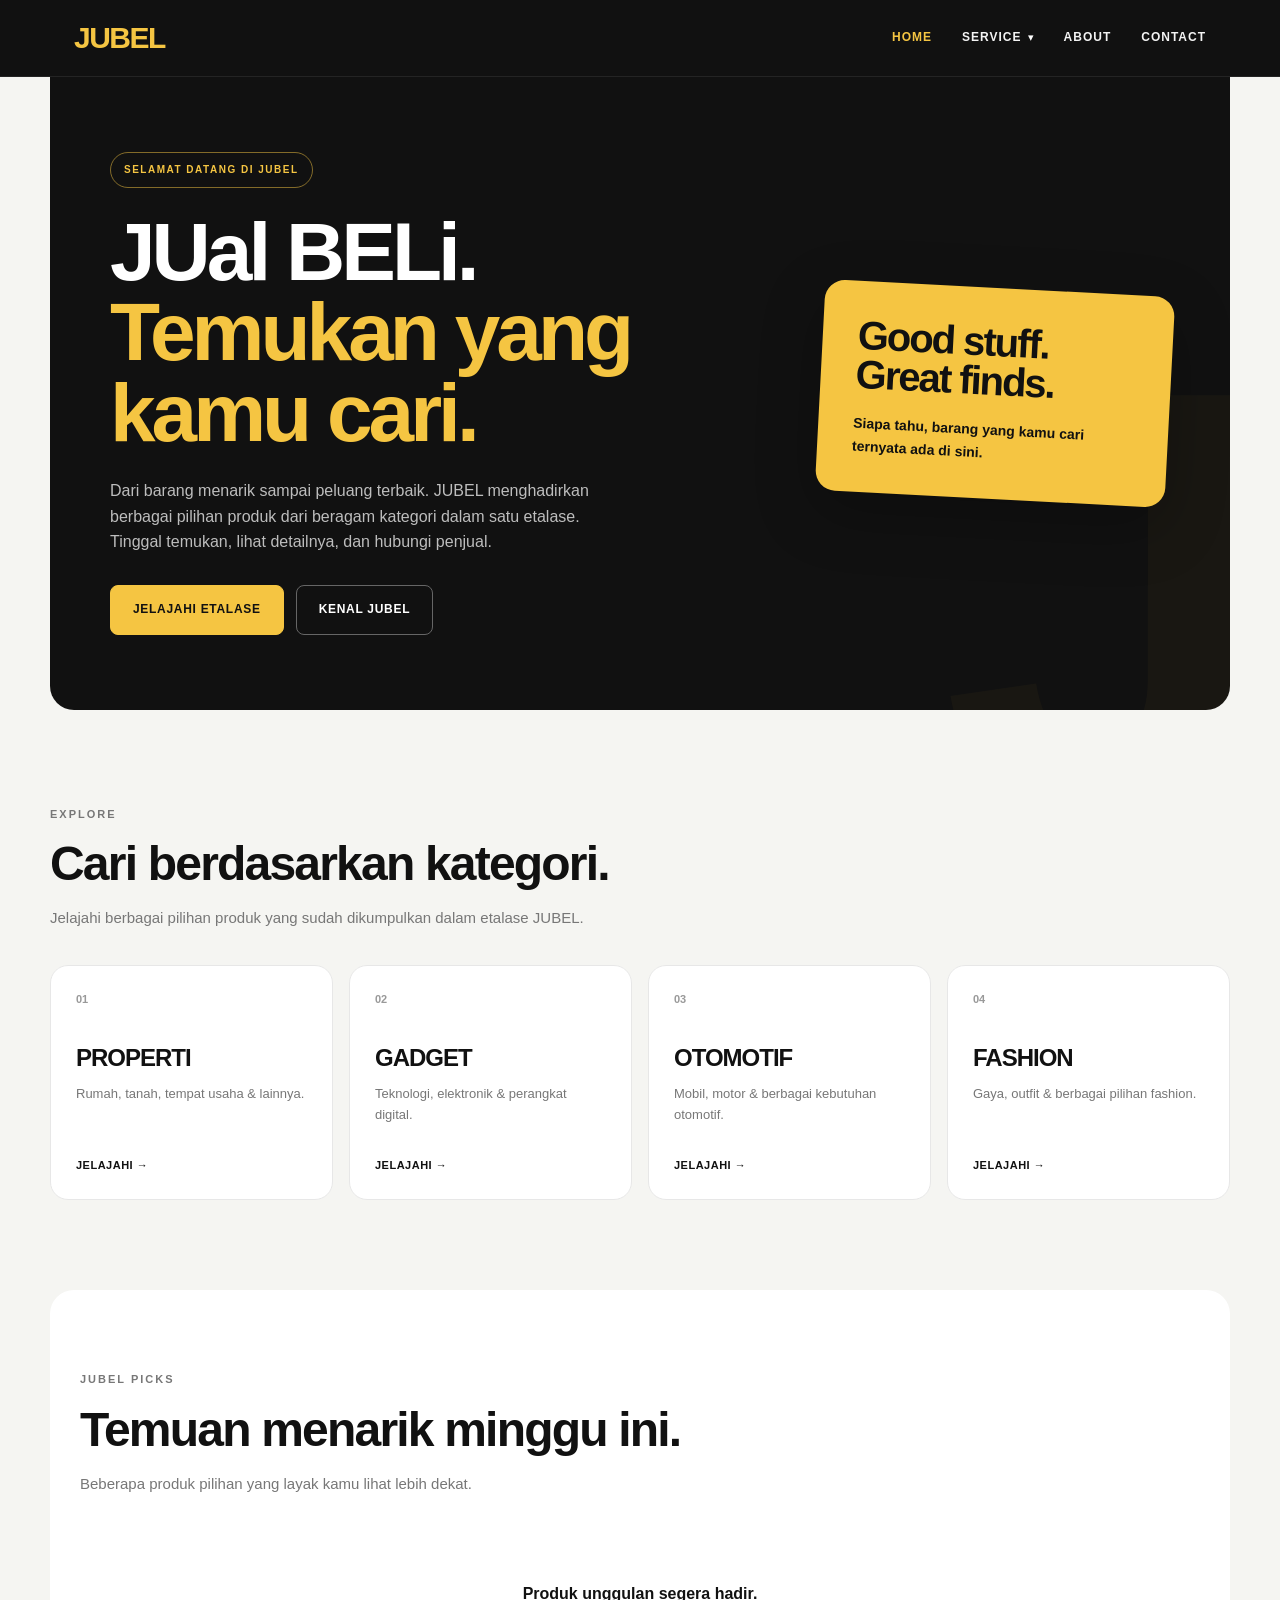
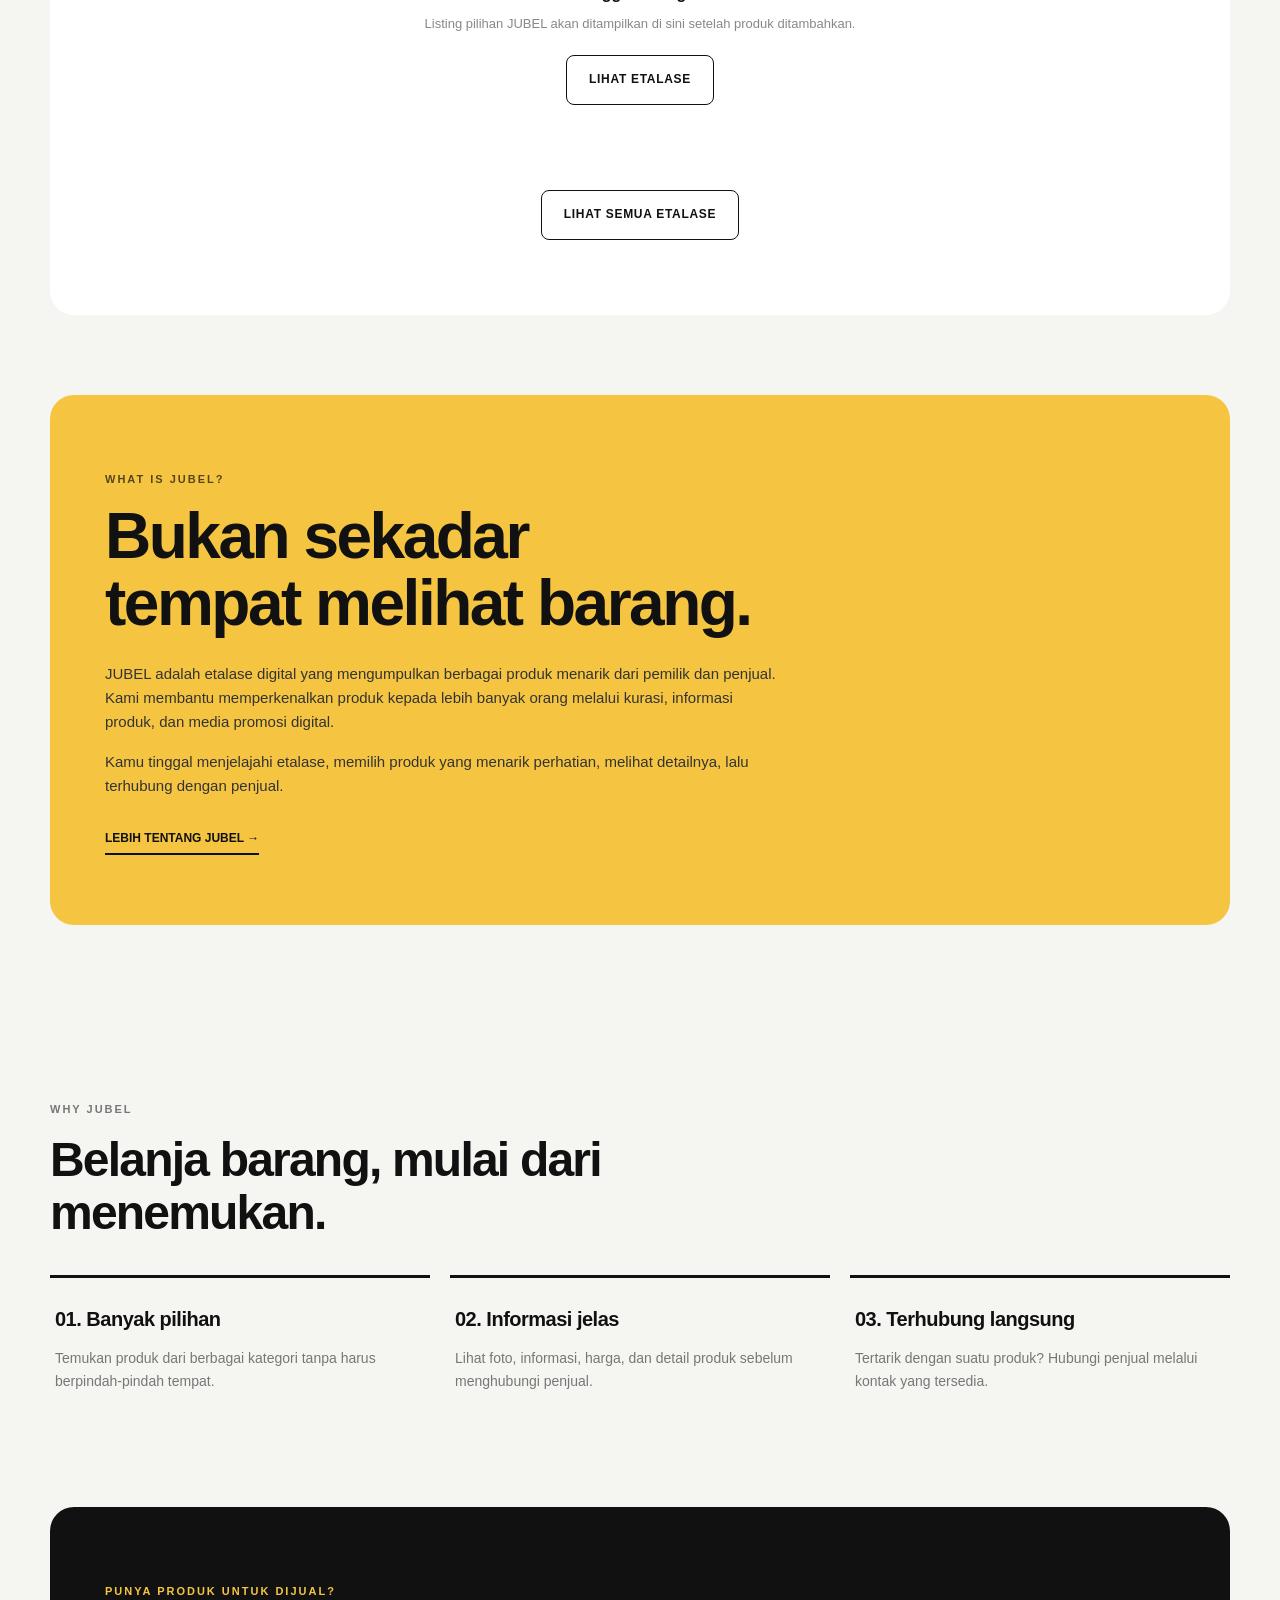
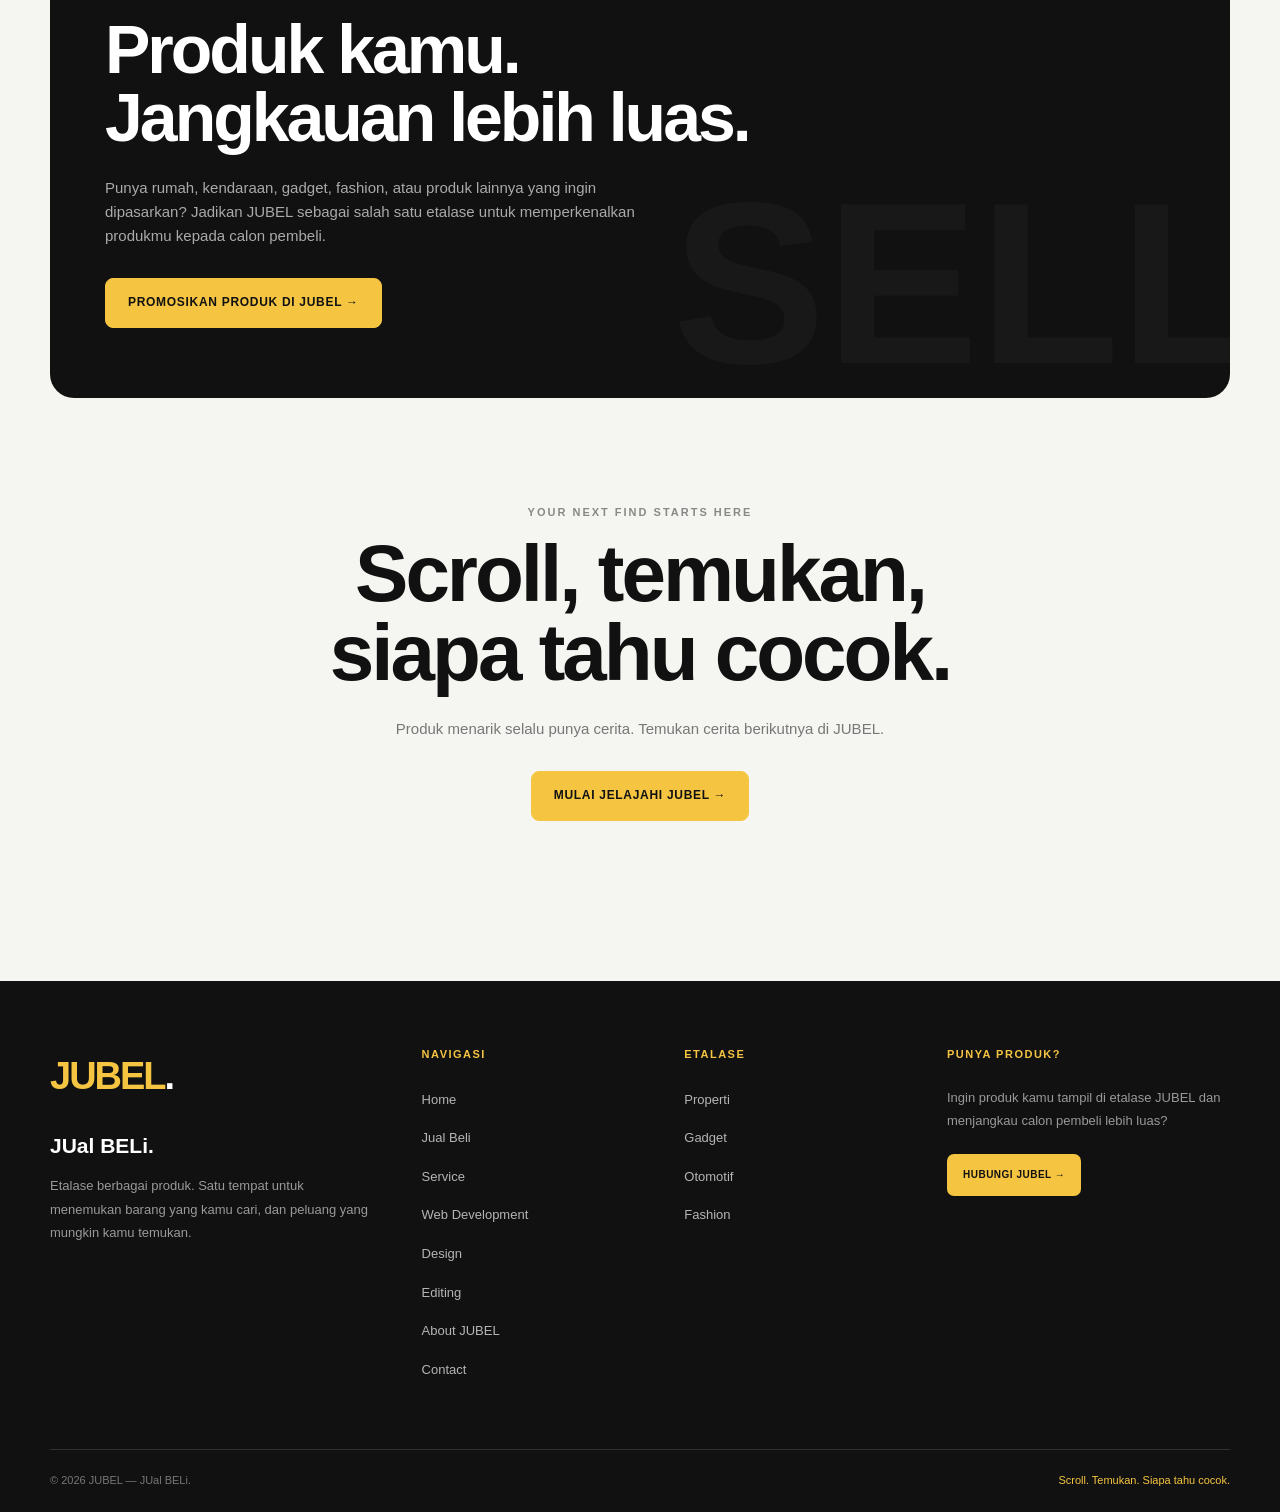
<file: index.html>
<!DOCTYPE html>
<html lang="id">
<head>
  <meta charset="UTF-8">
  <meta name="viewport" content="width=device-width, initial-scale=1">
  <title>HOME | JUBEL</title>
  <link rel="stylesheet" href="css/style.css">
</head>
<body>
<header class="navbar">
  <div class="nav-inner">
    <a class="brand" href="index.html">JUBEL</a>
    <button class="nav-toggle" aria-label="Buka menu" aria-expanded="false" aria-controls="menu">&#9776;</button>
    <nav id="menu" aria-label="Menu utama">
      <ul class="menu">
        <li><a href="index.html" aria-current="page">HOME</a></li>
        <li class="has-sub">
          <a href="service.html">SERVICE</a><button class="sub-toggle" aria-label="Buka submenu SERVICE">&#9662;</button>
          <ul class="sub">
            <li><a href="web-development.html">WEB DEVELOPMENT</a></li>
            <li class="has-sub">
              <a href="jual-beli.html">JUAL BELI</a><button class="sub-toggle" aria-label="Buka submenu JUAL BELI">&#9662;</button>
              <ul class="sub sub-level2">
            <li><a href="kategori.html?cat=properti">Properti</a></li>
            <li><a href="kategori.html?cat=gadget">GADGET</a></li>
            <li><a href="kategori.html?cat=otomotif">OTOMOTIF</a></li>
            <li><a href="kategori.html?cat=fashion">FASHION</a></li>
</ul>
            </li>
            <li><a href="design.html">DESIGN</a></li>
            <li><a href="editing.html">EDITING</a></li>
          </ul>
        </li>
        <li><a href="about.html">ABOUT</a></li>
        <li><a href="contact.html">CONTACT</a></li>
      </ul>
    </nav>
  </div>
</header>
  
<main class="container home-page">

  <!-- HERO -->
  <section class="hero reveal">
    <div class="hero-content">
      <span class="hero-badge">SELAMAT DATANG DI JUBEL</span>

      <h1>
        JUal BELi.<br>
        <span>Temukan yang kamu cari.</span>
      </h1>

      <p>
        Dari barang menarik sampai peluang terbaik.
        JUBEL menghadirkan berbagai pilihan produk
        dari beragam kategori dalam satu etalase.
        Tinggal temukan, lihat detailnya, dan hubungi penjual.
      </p>

      <div class="hero-actions">
        <a href="jual-beli.html" class="btn-primary">
          JELAJAHI ETALASE
        </a>

        <a href="about.html" class="btn-secondary">
          KENAL JUBEL
        </a>
      </div>
    </div>

    <div class="hero-highlight">
      <h2>Good stuff.<br>Great finds.</h2>
      <p>
        Siapa tahu, barang yang kamu cari
        ternyata ada di sini.
      </p>
    </div>
  </section>


  <!-- CATEGORY -->
  <section class="home-section reveal">
    <div class="section-heading">
      <span class="section-label">EXPLORE</span>
      <h2>Cari berdasarkan kategori.</h2>
      <p>
        Jelajahi berbagai pilihan produk yang
        sudah dikumpulkan dalam etalase JUBEL.
      </p>
    </div>

    <div class="category-grid">

      <a href="kategori.html?cat=properti" class="category-card">
        <span class="category-number">01</span>
        <h3>PROPERTI</h3>
        <p>Rumah, tanah, tempat usaha & lainnya.</p>
        <span class="category-link">JELAJAHI &rarr;</span>
      </a>

      <a href="kategori.html?cat=gadget" class="category-card">
        <span class="category-number">02</span>
        <h3>GADGET</h3>
        <p>Teknologi, elektronik & perangkat digital.</p>
        <span class="category-link">JELAJAHI &rarr;</span>
      </a>

      <a href="kategori.html?cat=otomotif" class="category-card">
        <span class="category-number">03</span>
        <h3>OTOMOTIF</h3>
        <p>Mobil, motor & berbagai kebutuhan otomotif.</p>
        <span class="category-link">JELAJAHI &rarr;</span>
      </a>

      <a href="kategori.html?cat=fashion" class="category-card">
        <span class="category-number">04</span>
        <h3>FASHION</h3>
        <p>Gaya, outfit & berbagai pilihan fashion.</p>
        <span class="category-link">JELAJAHI &rarr;</span>
      </a>

    </div>
  </section>


  <!-- FEATURED PRODUCTS -->
  <section class="home-section featured-section reveal">
    <div class="section-heading">
      <span class="section-label">JUBEL PICKS</span>
      <h2>Temuan menarik minggu ini.</h2>
      <p>
        Beberapa produk pilihan yang layak
        kamu lihat lebih dekat.
      </p>
    </div>

    <!--
      ADMIN / PENGELOLA:
      Produk unggulan nantinya diambil dari database
      atau diatur melalui sistem pengelolaan etalase.
    -->

    <div class="featured-grid">
      <!-- Produk unggulan dirender otomatis dari data produk bersama -->
    </div>

    <div class="section-footer">
      <a href="jual-beli.html" class="btn-secondary">
        LIHAT SEMUA ETALASE
      </a>
    </div>
  </section>


  <!-- ABOUT JUBEL -->
  <section class="jubel-about reveal">
    <div class="about-content">
      <span class="section-label">WHAT IS JUBEL?</span>

      <h2>
        Bukan sekadar<br>
        tempat melihat barang.
      </h2>

      <p>
        JUBEL adalah etalase digital yang mengumpulkan
        berbagai produk menarik dari pemilik dan penjual.
        Kami membantu memperkenalkan produk kepada lebih
        banyak orang melalui kurasi, informasi produk,
        dan media promosi digital.
      </p>

      <p>
        Kamu tinggal menjelajahi etalase, memilih produk
        yang menarik perhatian, melihat detailnya, lalu
        terhubung dengan penjual.
      </p>

      <a href="about.html" class="text-link">
        LEBIH TENTANG JUBEL &rarr;
      </a>
    </div>
  </section>


  <!-- WHY JUBEL -->
  <section class="home-section why-jubel reveal">
    <div class="section-heading">
      <span class="section-label">WHY JUBEL</span>
      <h2>Belanja barang, mulai dari menemukan.</h2>
    </div>

    <div class="benefit-grid">

      <div class="benefit-card">
        <h3>01. Banyak pilihan</h3>
        <p>
          Temukan produk dari berbagai kategori
          tanpa harus berpindah-pindah tempat.
        </p>
      </div>

      <div class="benefit-card">
        <h3>02. Informasi jelas</h3>
        <p>
          Lihat foto, informasi, harga, dan detail
          produk sebelum menghubungi penjual.
        </p>
      </div>

      <div class="benefit-card">
        <h3>03. Terhubung langsung</h3>
        <p>
          Tertarik dengan suatu produk?
          Hubungi penjual melalui kontak yang tersedia.
        </p>
      </div>

    </div>
  </section>


  <!-- SELLER PROMOTION -->
  <section class="seller-cta reveal">
    <div class="seller-cta-content">
      <span class="section-label">PUNYA PRODUK UNTUK DIJUAL?</span>

      <h2>Produk kamu.<br>Jangkauan lebih luas.</h2>

      <p>
        Punya rumah, kendaraan, gadget, fashion,
        atau produk lainnya yang ingin dipasarkan?
        Jadikan JUBEL sebagai salah satu etalase
        untuk memperkenalkan produkmu kepada calon pembeli.
      </p>

      <a href="contact.html" class="btn-primary">
        PROMOSIKAN PRODUK DI JUBEL &rarr;
      </a>
    </div>
  </section>


  <!-- CLOSING CTA -->
  <section class="home-closing reveal">
    <span class="section-label">YOUR NEXT FIND STARTS HERE</span>

    <h2>
      Scroll, temukan,<br>
      siapa tahu cocok.
    </h2>

    <p>
      Produk menarik selalu punya cerita.
      Temukan cerita berikutnya di JUBEL.
    </p>

    <a href="jual-beli.html" class="btn-primary">
      MULAI JELAJAHI JUBEL &rarr;
    </a>
  </section>

</main>

  
<footer class="site-footer">

  <div class="footer-main">

    <!-- BRAND -->
    <div class="footer-brand">
      <a href="index.html" class="footer-logo">JUBEL<span>.</span></a>

      <h2>JUal BELi.</h2>

      <p>
        Etalase berbagai produk. Satu tempat untuk menemukan
        barang yang kamu cari, dan peluang yang mungkin kamu temukan.
      </p>
    </div>

    <!-- NAVIGATION -->
    <div class="footer-column">
      <h3>NAVIGASI</h3>
      <ul>
        <li><a href="index.html">Home</a></li>
        <li><a href="jual-beli.html">Jual Beli</a></li>
        
        <li><a href="service.html">Service</a></li>
        <li><a href="web-development.html">Web Development</a></li>
        <li><a href="design.html">Design</a></li>
        <li><a href="editing.html">Editing</a></li>
        <li><a href="about.html">About JUBEL</a></li>
        <li><a href="contact.html">Contact</a></li>
      </ul>
    </div>

    <!-- CATEGORIES -->
    <div class="footer-column">
      <h3>ETALASE</h3>
      <ul>
        <li><a href="kategori.html?cat=properti">Properti</a></li>
        <li><a href="kategori.html?cat=gadget">Gadget</a></li>
        <li><a href="kategori.html?cat=otomotif">Otomotif</a></li>
        <li><a href="kategori.html?cat=fashion">Fashion</a></li>
      </ul>
    </div>

    <!-- CONTACT / SELLER -->
    <div class="footer-column footer-contact">
      <h3>PUNYA PRODUK?</h3>

      <p>
        Ingin produk kamu tampil di etalase JUBEL
        dan menjangkau calon pembeli lebih luas?
      </p>

      <a href="contact.html" class="footer-cta">
        HUBUNGI JUBEL &rarr;
      </a>
    </div>

  </div>

  <!-- FOOTER BOTTOM -->
  <div class="footer-bottom">
    <p>&copy; 2026 JUBEL — JUal BELi.</p>

    <p class="footer-bottom-tagline">
      Scroll. Temukan. Siapa tahu cocok.
    </p>
  </div>

</footer>


  <script src="js/script.js"></script>
  <script src="js/supabase-config.js"></script>
<script src="js/jubel-products.js"></script>
  <script src="js/jubel-home.js"></script>
</body>
</html>
</file>
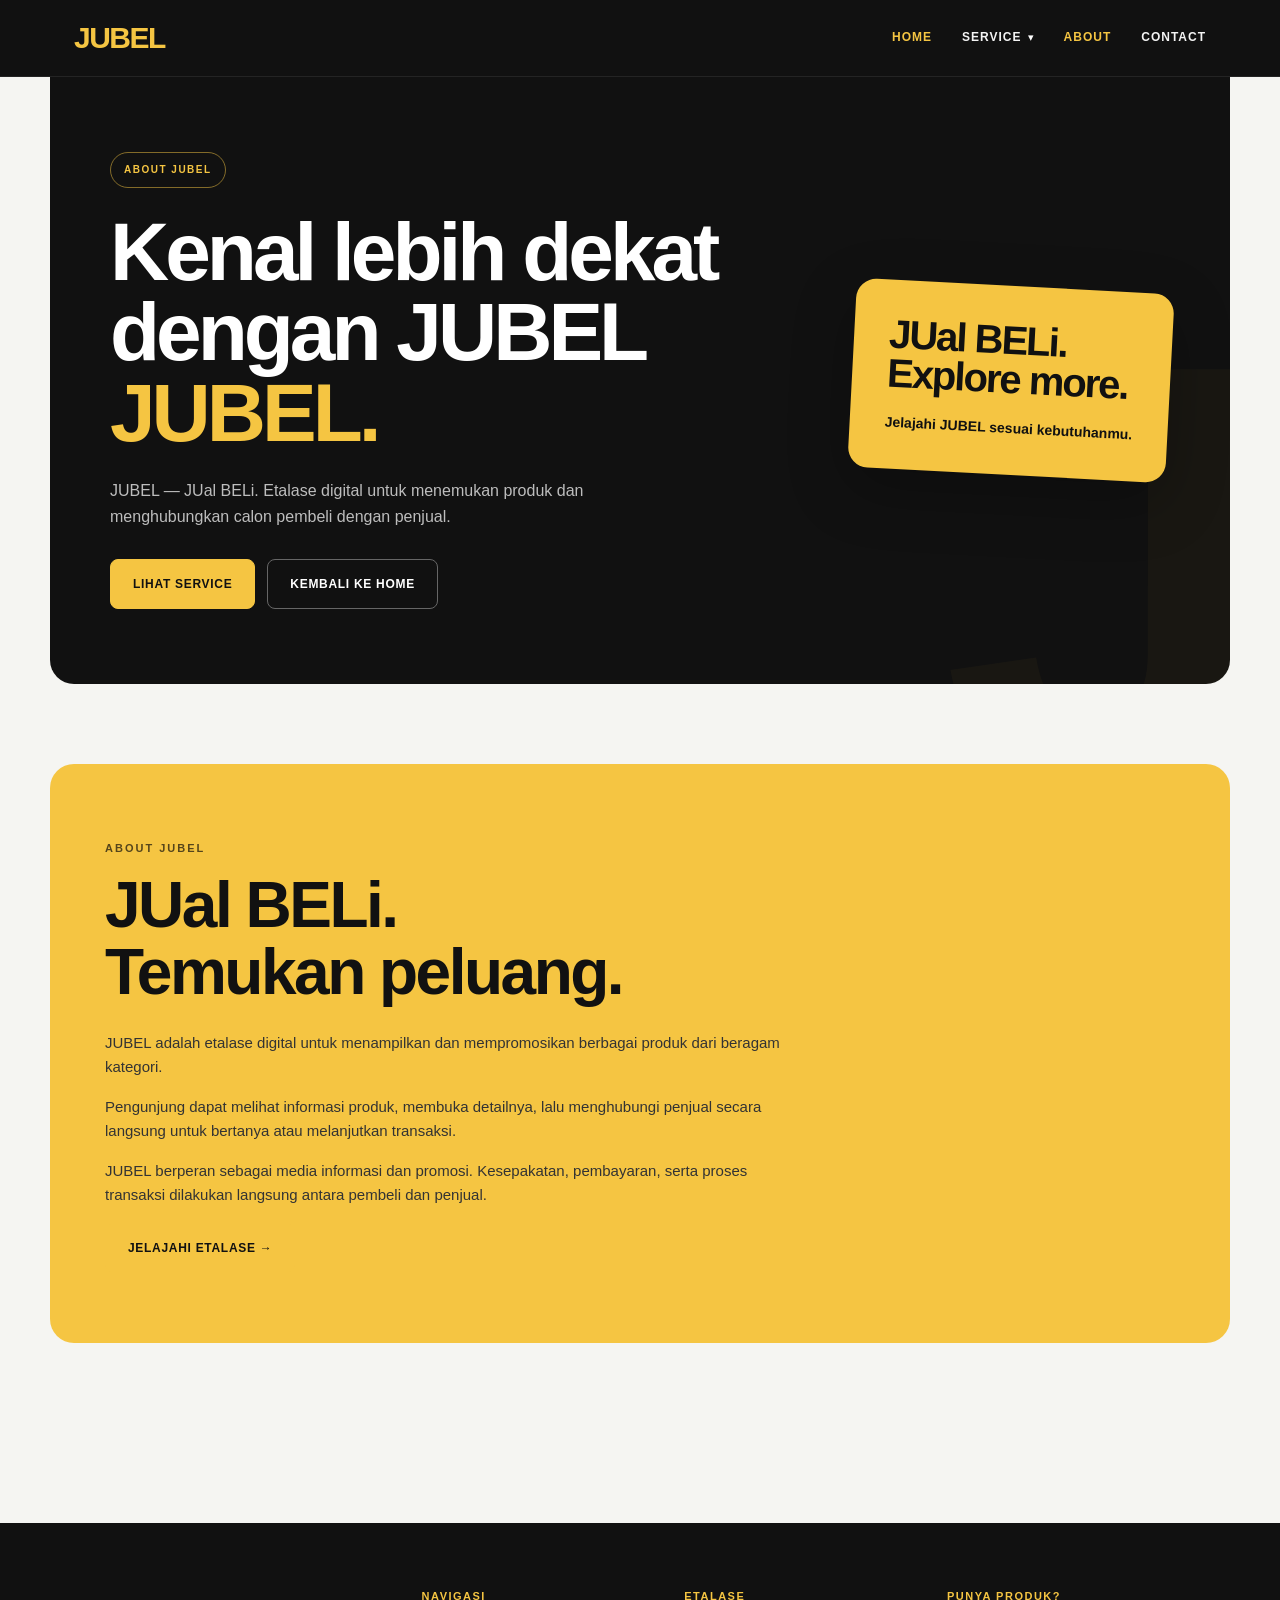
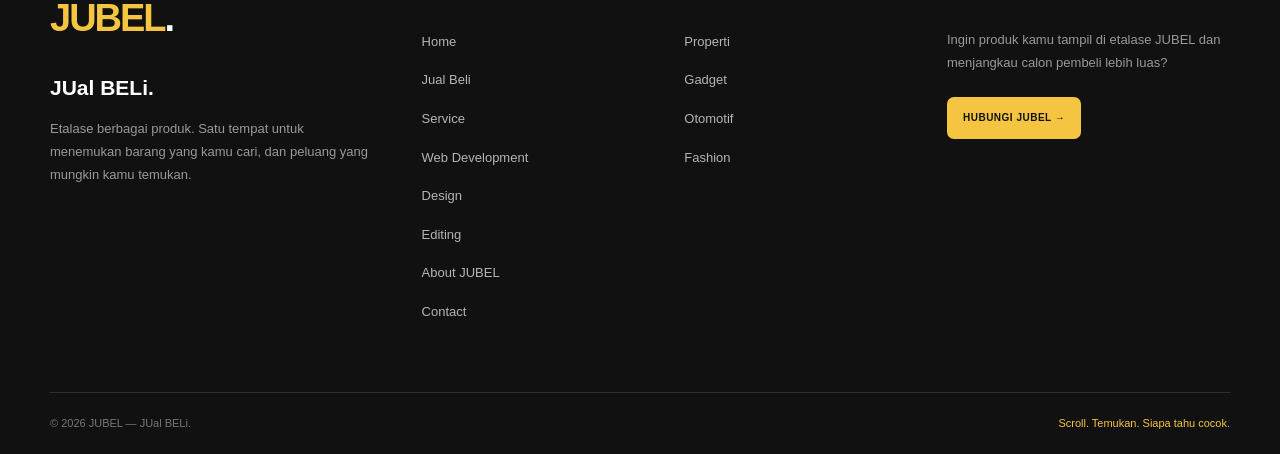
<file: about.html>
<!DOCTYPE html>
<html lang="id">
<head>
  <meta charset="UTF-8">
  <meta name="viewport" content="width=device-width, initial-scale=1">
  <title>ABOUT JUBEL</title>
  <link rel="stylesheet" href="css/style.css">
</head>
<body>
<header class="navbar">
  <div class="nav-inner">
    <a class="brand" href="index.html">JUBEL</a>
    <button class="nav-toggle" aria-label="Buka menu" aria-expanded="false" aria-controls="menu">&#9776;</button>
    <nav id="menu" aria-label="Menu utama">
      <ul class="menu">
        <li><a href="index.html" aria-current="page">HOME</a></li>
        <li class="has-sub">
          <a href="service.html">SERVICE</a><button class="sub-toggle" aria-label="Buka submenu SERVICE">&#9662;</button>
          <ul class="sub">
            <li><a href="web-development.html">WEB DEVELOPMENT</a></li>
            <li class="has-sub">
              <a href="jual-beli.html">JUAL BELI</a><button class="sub-toggle" aria-label="Buka submenu JUAL BELI">&#9662;</button>
              <ul class="sub sub-level2">
            <li><a href="kategori.html?cat=properti">Properti</a></li>
            <li><a href="kategori.html?cat=gadget">GADGET</a></li>
            <li><a href="kategori.html?cat=otomotif">OTOMOTIF</a></li>
            <li><a href="kategori.html?cat=fashion">FASHION</a></li>
</ul>
            </li>
            <li><a href="design.html">DESIGN</a></li>
            <li><a href="editing.html">EDITING</a></li>
          </ul>
        </li>
        <li><a href="about.html" aria-current="page">ABOUT</a></li>
        <li><a href="contact.html">CONTACT</a></li>
      </ul>
    </nav>
  </div>
</header>
<main class="container home-page">
  <section class="hero reveal">
    <div class="hero-content">
      <span class="hero-badge">ABOUT JUBEL</span>
      <h1>Kenal lebih dekat dengan JUBEL<br><span>JUBEL.</span></h1>
      <p>JUBEL — JUal BELi. Etalase digital untuk menemukan produk dan menghubungkan calon pembeli dengan penjual.</p>
      <div class="hero-actions">
        <a href="service.html" class="btn-primary">LIHAT SERVICE</a>
        <a href="index.html" class="btn-secondary">KEMBALI KE HOME</a>
      </div>
    </div>
    <div class="hero-highlight"><h2>JUal BELi.<br>Explore more.</h2><p>Jelajahi JUBEL sesuai kebutuhanmu.</p></div>
  </section>
  <section class="jubel-about reveal"><div class="about-content"><span class="section-label">ABOUT JUBEL</span><h2>JUal BELi.<br><span>Temukan peluang.</span></h2><p>JUBEL adalah etalase digital untuk menampilkan dan mempromosikan berbagai produk dari beragam kategori.</p><p>Pengunjung dapat melihat informasi produk, membuka detailnya, lalu menghubungi penjual secara langsung untuk bertanya atau melanjutkan transaksi.</p><p>JUBEL berperan sebagai media informasi dan promosi. Kesepakatan, pembayaran, serta proses transaksi dilakukan langsung antara pembeli dan penjual.</p><a href="jual-beli.html" class="btn-primary">JELAJAHI ETALASE &rarr;</a></div></section>
</main>
<footer class="site-footer">

  <div class="footer-main">

    <!-- BRAND -->
    <div class="footer-brand">
      <a href="index.html" class="footer-logo">JUBEL<span>.</span></a>

      <h2>JUal BELi.</h2>

      <p>
        Etalase berbagai produk. Satu tempat untuk menemukan
        barang yang kamu cari, dan peluang yang mungkin kamu temukan.
      </p>
    </div>

    <!-- NAVIGATION -->
    <div class="footer-column">
      <h3>NAVIGASI</h3>
      <ul>
        <li><a href="index.html">Home</a></li>
        <li><a href="jual-beli.html">Jual Beli</a></li>
        
        <li><a href="service.html">Service</a></li>
        <li><a href="web-development.html">Web Development</a></li>
        <li><a href="design.html">Design</a></li>
        <li><a href="editing.html">Editing</a></li>
        <li><a href="about.html">About JUBEL</a></li>
        <li><a href="contact.html">Contact</a></li>
      </ul>
    </div>

    <!-- CATEGORIES -->
    <div class="footer-column">
      <h3>ETALASE</h3>
      <ul>
        <li><a href="kategori.html?cat=properti">Properti</a></li>
        <li><a href="kategori.html?cat=gadget">Gadget</a></li>
        <li><a href="kategori.html?cat=otomotif">Otomotif</a></li>
        <li><a href="kategori.html?cat=fashion">Fashion</a></li>
      </ul>
    </div>
<!-- CONTACT / SELLER -->
    <div class="footer-column footer-contact">
      <h3>PUNYA PRODUK?</h3>

      <p>
        Ingin produk kamu tampil di etalase JUBEL
        dan menjangkau calon pembeli lebih luas?
      </p>

      <a href="contact.html" class="footer-cta">
        HUBUNGI JUBEL &rarr;
      </a>
    </div>

  </div>

  <!-- FOOTER BOTTOM -->
  <div class="footer-bottom">
    <p>&copy; 2026 JUBEL — JUal BELi.</p>

    <p class="footer-bottom-tagline">
      Scroll. Temukan. Siapa tahu cocok.
    </p>
  </div>

</footer>
<script src="js/script.js"></script>
</body>
</html>
</file>
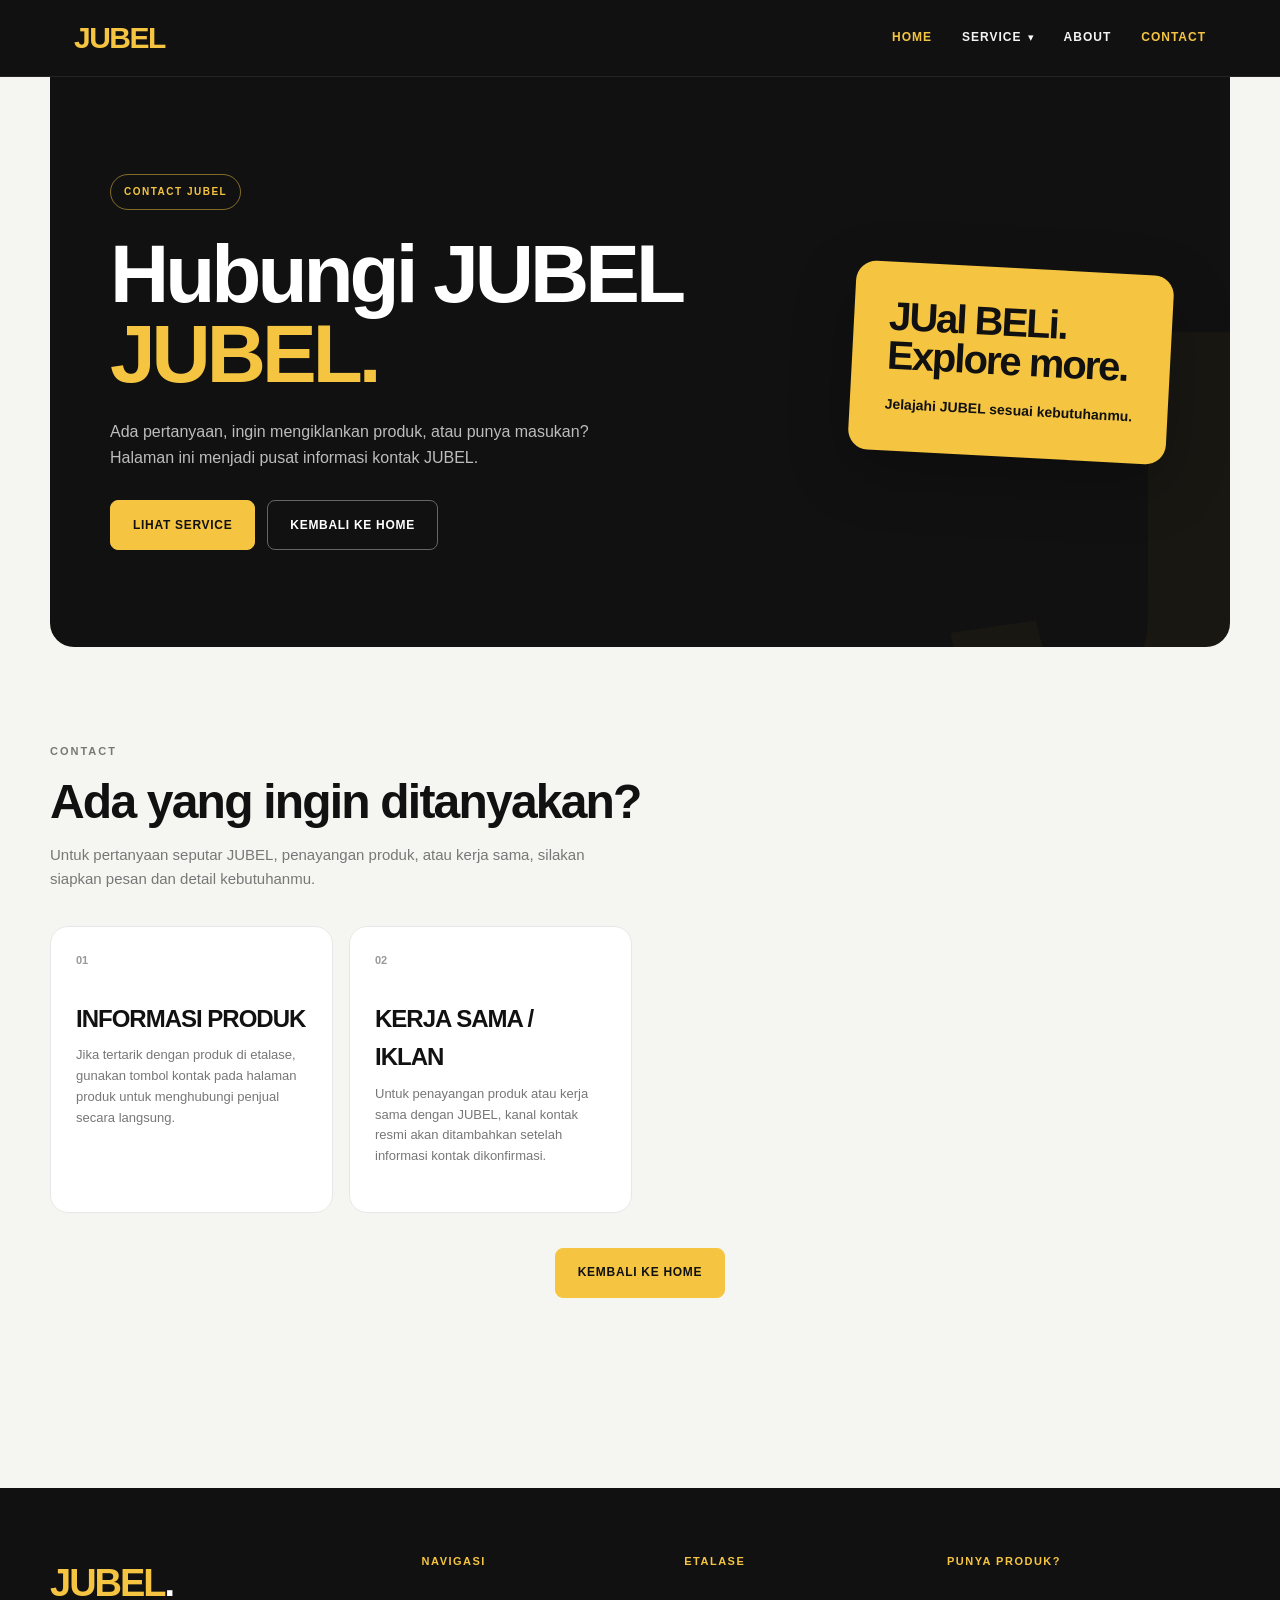
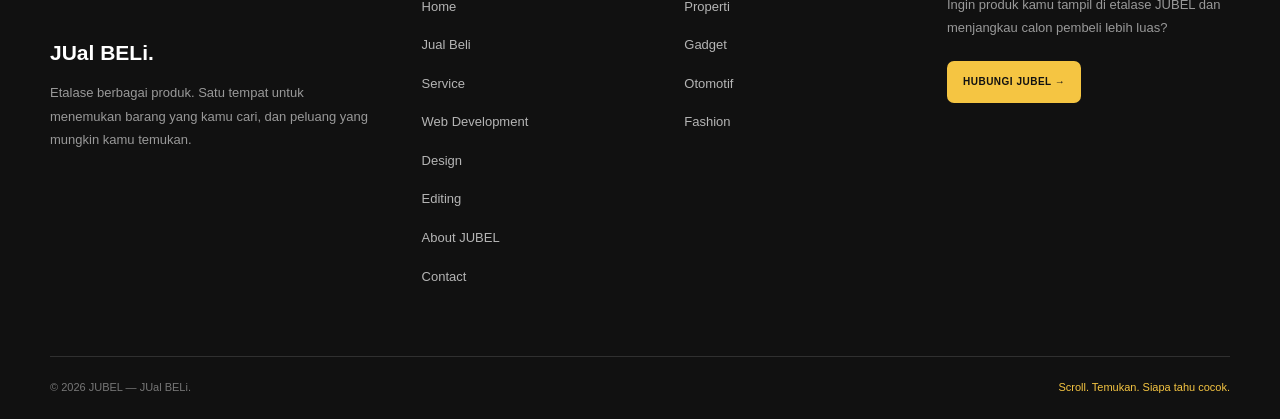
<file: contact.html>
<!DOCTYPE html>
<html lang="id">
<head>
  <meta charset="UTF-8">
  <meta name="viewport" content="width=device-width, initial-scale=1">
  <title>CONTACT JUBEL</title>
  <link rel="stylesheet" href="css/style.css">
</head>
<body>
<header class="navbar">
  <div class="nav-inner">
    <a class="brand" href="index.html">JUBEL</a>
    <button class="nav-toggle" aria-label="Buka menu" aria-expanded="false" aria-controls="menu">&#9776;</button>
    <nav id="menu" aria-label="Menu utama">
      <ul class="menu">
        <li><a href="index.html" aria-current="page">HOME</a></li>
        <li class="has-sub">
          <a href="service.html">SERVICE</a><button class="sub-toggle" aria-label="Buka submenu SERVICE">&#9662;</button>
          <ul class="sub">
            <li><a href="web-development.html">WEB DEVELOPMENT</a></li>
            <li class="has-sub">
              <a href="jual-beli.html">JUAL BELI</a><button class="sub-toggle" aria-label="Buka submenu JUAL BELI">&#9662;</button>
              <ul class="sub sub-level2">
            <li><a href="kategori.html?cat=properti">Properti</a></li>
            <li><a href="kategori.html?cat=gadget">GADGET</a></li>
            <li><a href="kategori.html?cat=otomotif">OTOMOTIF</a></li>
            <li><a href="kategori.html?cat=fashion">FASHION</a></li>
</ul>
            </li>
            <li><a href="design.html">DESIGN</a></li>
            <li><a href="editing.html">EDITING</a></li>
          </ul>
        </li>
        <li><a href="about.html">ABOUT</a></li>
        <li><a href="contact.html" aria-current="page">CONTACT</a></li>
      </ul>
    </nav>
  </div>
</header>
<main class="container home-page">
  <section class="hero reveal">
    <div class="hero-content">
      <span class="hero-badge">CONTACT JUBEL</span>
      <h1>Hubungi JUBEL<br><span>JUBEL.</span></h1>
      <p>Ada pertanyaan, ingin mengiklankan produk, atau punya masukan? Halaman ini menjadi pusat informasi kontak JUBEL.</p>
      <div class="hero-actions">
        <a href="service.html" class="btn-primary">LIHAT SERVICE</a>
        <a href="index.html" class="btn-secondary">KEMBALI KE HOME</a>
      </div>
    </div>
    <div class="hero-highlight"><h2>JUal BELi.<br>Explore more.</h2><p>Jelajahi JUBEL sesuai kebutuhanmu.</p></div>
  </section>
  <section class="home-section reveal"><div class="section-heading"><span class="section-label">CONTACT</span><h2>Ada yang ingin ditanyakan?</h2><p>Untuk pertanyaan seputar JUBEL, penayangan produk, atau kerja sama, silakan siapkan pesan dan detail kebutuhanmu.</p></div><div class="category-grid"><div class="category-card"><span class="category-number">01</span><h3>INFORMASI PRODUK</h3><p>Jika tertarik dengan produk di etalase, gunakan tombol kontak pada halaman produk untuk menghubungi penjual secara langsung.</p></div><div class="category-card"><span class="category-number">02</span><h3>KERJA SAMA / IKLAN</h3><p>Untuk penayangan produk atau kerja sama dengan JUBEL, kanal kontak resmi akan ditambahkan setelah informasi kontak dikonfirmasi.</p></div></div><div class="section-footer"><a href="index.html" class="btn-primary">KEMBALI KE HOME</a></div></section>
</main>
<footer class="site-footer">

  <div class="footer-main">

    <!-- BRAND -->
    <div class="footer-brand">
      <a href="index.html" class="footer-logo">JUBEL<span>.</span></a>

      <h2>JUal BELi.</h2>

      <p>
        Etalase berbagai produk. Satu tempat untuk menemukan
        barang yang kamu cari, dan peluang yang mungkin kamu temukan.
      </p>
    </div>

    <!-- NAVIGATION -->
    <div class="footer-column">
      <h3>NAVIGASI</h3>
      <ul>
        <li><a href="index.html">Home</a></li>
        <li><a href="jual-beli.html">Jual Beli</a></li>
        
        <li><a href="service.html">Service</a></li>
        <li><a href="web-development.html">Web Development</a></li>
        <li><a href="design.html">Design</a></li>
        <li><a href="editing.html">Editing</a></li>
        <li><a href="about.html">About JUBEL</a></li>
        <li><a href="contact.html">Contact</a></li>
      </ul>
    </div>

    <!-- CATEGORIES -->
    <div class="footer-column">
      <h3>ETALASE</h3>
      <ul>
        <li><a href="kategori.html?cat=properti">Properti</a></li>
        <li><a href="kategori.html?cat=gadget">Gadget</a></li>
        <li><a href="kategori.html?cat=otomotif">Otomotif</a></li>
        <li><a href="kategori.html?cat=fashion">Fashion</a></li>
      </ul>
    </div>
<!-- CONTACT / SELLER -->
    <div class="footer-column footer-contact">
      <h3>PUNYA PRODUK?</h3>

      <p>
        Ingin produk kamu tampil di etalase JUBEL
        dan menjangkau calon pembeli lebih luas?
      </p>

      <a href="contact.html" class="footer-cta">
        HUBUNGI JUBEL &rarr;
      </a>
    </div>

  </div>

  <!-- FOOTER BOTTOM -->
  <div class="footer-bottom">
    <p>&copy; 2026 JUBEL — JUal BELi.</p>

    <p class="footer-bottom-tagline">
      Scroll. Temukan. Siapa tahu cocok.
    </p>
  </div>

</footer>
<script src="js/script.js"></script>
</body>
</html>
</file>
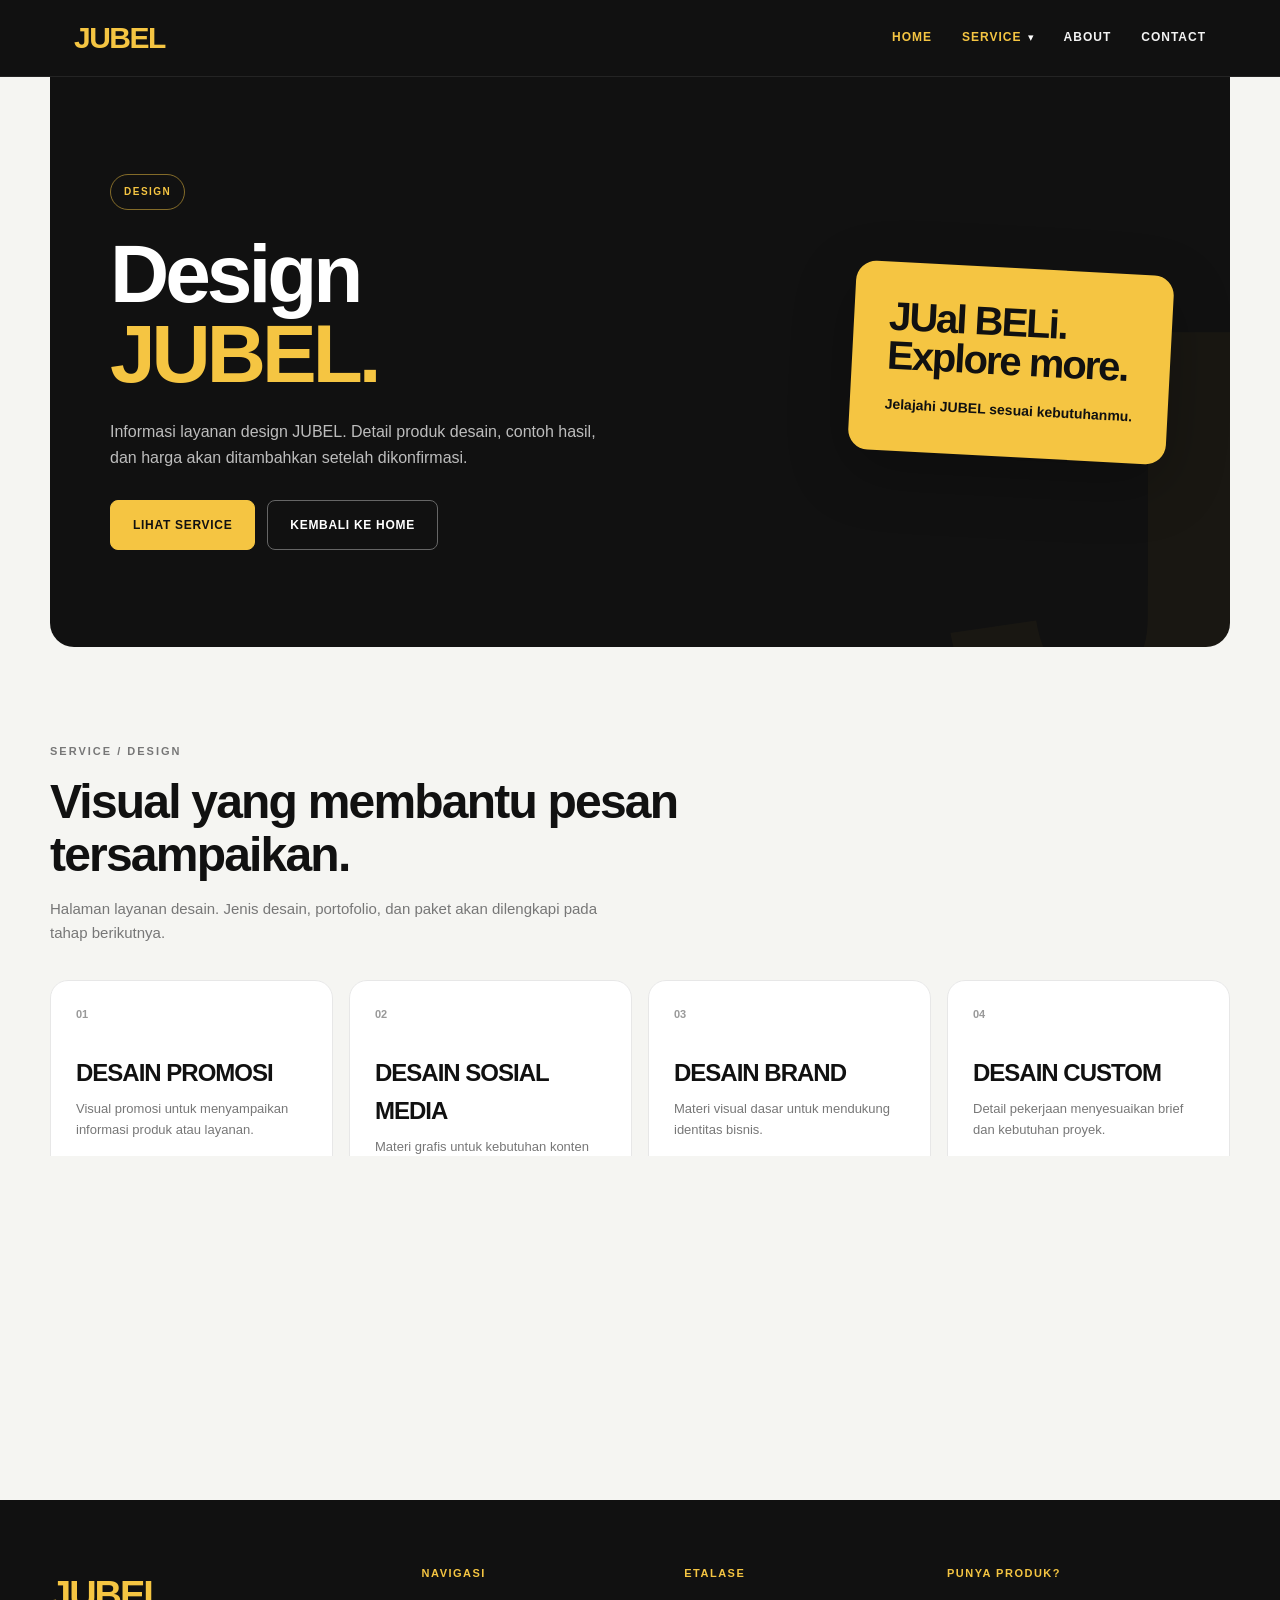
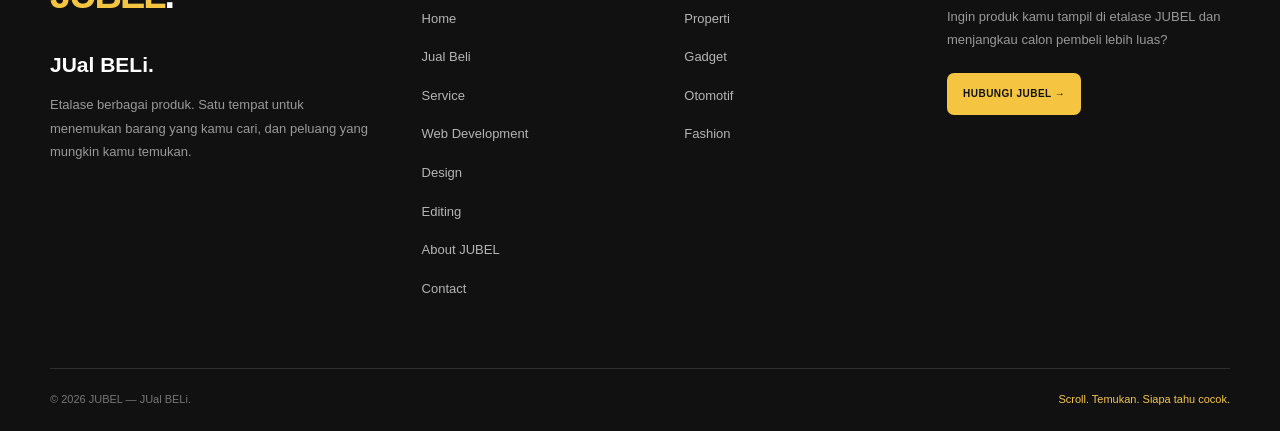
<file: design.html>
<!DOCTYPE html>
<html lang="id">
<head>
  <meta charset="UTF-8">
  <meta name="viewport" content="width=device-width, initial-scale=1">
  <title>DESIGN | JUBEL</title>
  <link rel="stylesheet" href="css/style.css">
</head>
<body>
<header class="navbar">
  <div class="nav-inner">
    <a class="brand" href="index.html">JUBEL</a>
    <button class="nav-toggle" aria-label="Buka menu" aria-expanded="false" aria-controls="menu">&#9776;</button>
    <nav id="menu" aria-label="Menu utama">
      <ul class="menu">
        <li><a href="index.html" aria-current="page">HOME</a></li>
        <li class="has-sub">
          <a href="service.html" aria-current="page">SERVICE</a><button class="sub-toggle" aria-label="Buka submenu SERVICE">&#9662;</button>
          <ul class="sub">
            <li><a href="web-development.html">WEB DEVELOPMENT</a></li>
            <li class="has-sub">
              <a href="jual-beli.html">JUAL BELI</a><button class="sub-toggle" aria-label="Buka submenu JUAL BELI">&#9662;</button>
              <ul class="sub sub-level2">
            <li><a href="kategori.html?cat=properti">Properti</a></li>
            <li><a href="kategori.html?cat=gadget">GADGET</a></li>
            <li><a href="kategori.html?cat=otomotif">OTOMOTIF</a></li>
            <li><a href="kategori.html?cat=fashion">FASHION</a></li>
</ul>
            </li>
            <li><a href="design.html" aria-current="page">DESIGN</a></li>
            <li><a href="editing.html">EDITING</a></li>
          </ul>
        </li>
        <li><a href="about.html">ABOUT</a></li>
        <li><a href="contact.html">CONTACT</a></li>
      </ul>
    </nav>
  </div>
</header>
<main class="container home-page">
  <section class="hero reveal">
    <div class="hero-content">
      <span class="hero-badge">DESIGN</span>
      <h1>Design<br><span>JUBEL.</span></h1>
      <p>Informasi layanan design JUBEL. Detail produk desain, contoh hasil, dan harga akan ditambahkan setelah dikonfirmasi.</p>
      <div class="hero-actions">
        <a href="service.html" class="btn-primary">LIHAT SERVICE</a>
        <a href="index.html" class="btn-secondary">KEMBALI KE HOME</a>
      </div>
    </div>
    <div class="hero-highlight"><h2>JUal BELi.<br>Explore more.</h2><p>Jelajahi JUBEL sesuai kebutuhanmu.</p></div>
  </section>
  <section class="home-section reveal"><div class="section-heading"><span class="section-label">SERVICE / DESIGN</span><h2>Visual yang membantu pesan tersampaikan.</h2><p>Halaman layanan desain. Jenis desain, portofolio, dan paket akan dilengkapi pada tahap berikutnya.</p></div><div class="category-grid"><div class="category-card"><span class="category-number">01</span><h3>DESAIN PROMOSI</h3><p>Visual promosi untuk menyampaikan informasi produk atau layanan.</p></div><div class="category-card"><span class="category-number">02</span><h3>DESAIN SOSIAL MEDIA</h3><p>Materi grafis untuk kebutuhan konten digital.</p></div><div class="category-card"><span class="category-number">03</span><h3>DESAIN BRAND</h3><p>Materi visual dasar untuk mendukung identitas bisnis.</p></div><div class="category-card"><span class="category-number">04</span><h3>DESAIN CUSTOM</h3><p>Detail pekerjaan menyesuaikan brief dan kebutuhan proyek.</p></div></div><div class="section-footer"><a href="contact.html" class="btn-primary">TANYAKAN LAYANAN &rarr;</a></div></section>
</main>
<footer class="site-footer">

  <div class="footer-main">

    <!-- BRAND -->
    <div class="footer-brand">
      <a href="index.html" class="footer-logo">JUBEL<span>.</span></a>

      <h2>JUal BELi.</h2>

      <p>
        Etalase berbagai produk. Satu tempat untuk menemukan
        barang yang kamu cari, dan peluang yang mungkin kamu temukan.
      </p>
    </div>

    <!-- NAVIGATION -->
    <div class="footer-column">
      <h3>NAVIGASI</h3>
      <ul>
        <li><a href="index.html">Home</a></li>
        <li><a href="jual-beli.html">Jual Beli</a></li>
        
        <li><a href="service.html">Service</a></li>
        <li><a href="web-development.html">Web Development</a></li>
        <li><a href="design.html">Design</a></li>
        <li><a href="editing.html">Editing</a></li>
        <li><a href="about.html">About JUBEL</a></li>
        <li><a href="contact.html">Contact</a></li>
      </ul>
    </div>

    <!-- CATEGORIES -->
    <div class="footer-column">
      <h3>ETALASE</h3>
      <ul>
        <li><a href="kategori.html?cat=properti">Properti</a></li>
        <li><a href="kategori.html?cat=gadget">Gadget</a></li>
        <li><a href="kategori.html?cat=otomotif">Otomotif</a></li>
        <li><a href="kategori.html?cat=fashion">Fashion</a></li>
      </ul>
    </div>
<!-- CONTACT / SELLER -->
    <div class="footer-column footer-contact">
      <h3>PUNYA PRODUK?</h3>

      <p>
        Ingin produk kamu tampil di etalase JUBEL
        dan menjangkau calon pembeli lebih luas?
      </p>

      <a href="contact.html" class="footer-cta">
        HUBUNGI JUBEL &rarr;
      </a>
    </div>

  </div>

  <!-- FOOTER BOTTOM -->
  <div class="footer-bottom">
    <p>&copy; 2026 JUBEL — JUal BELi.</p>

    <p class="footer-bottom-tagline">
      Scroll. Temukan. Siapa tahu cocok.
    </p>
  </div>

</footer>
<script src="js/script.js"></script>
</body>
</html>
</file>
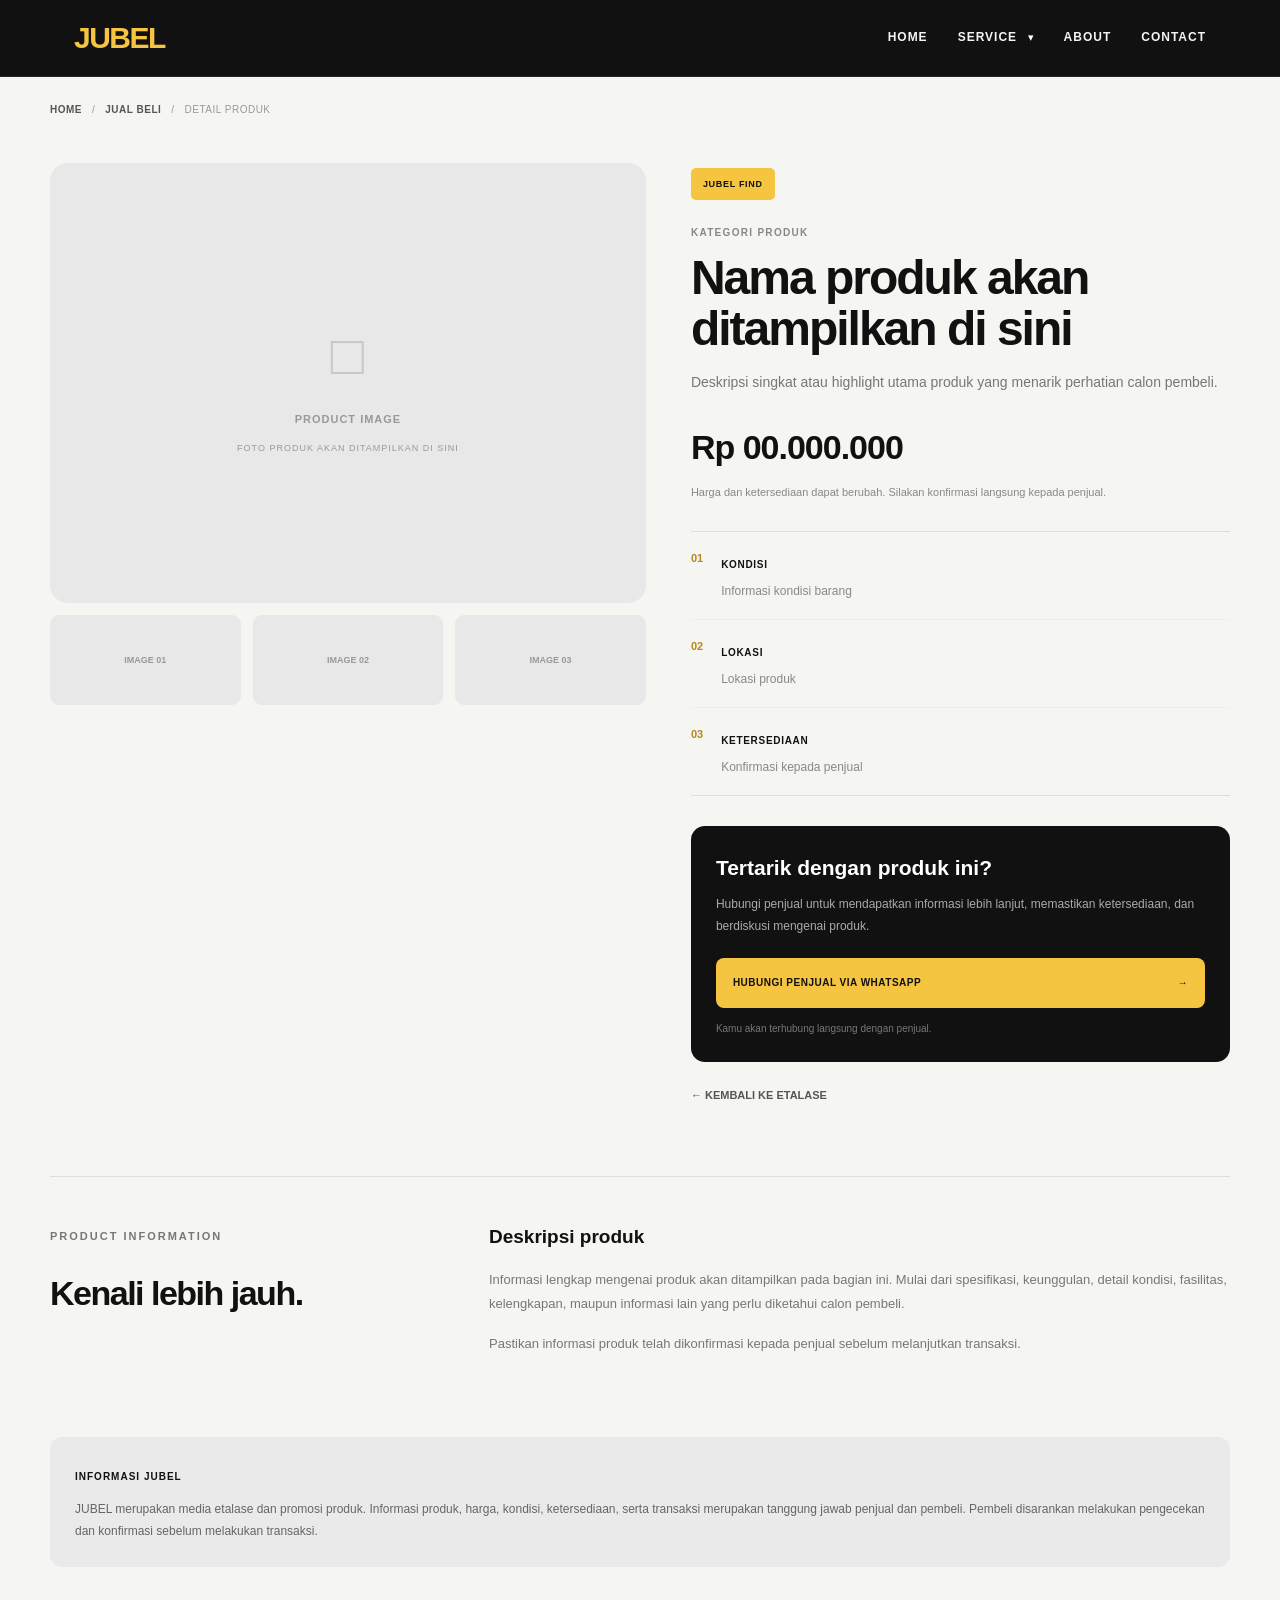
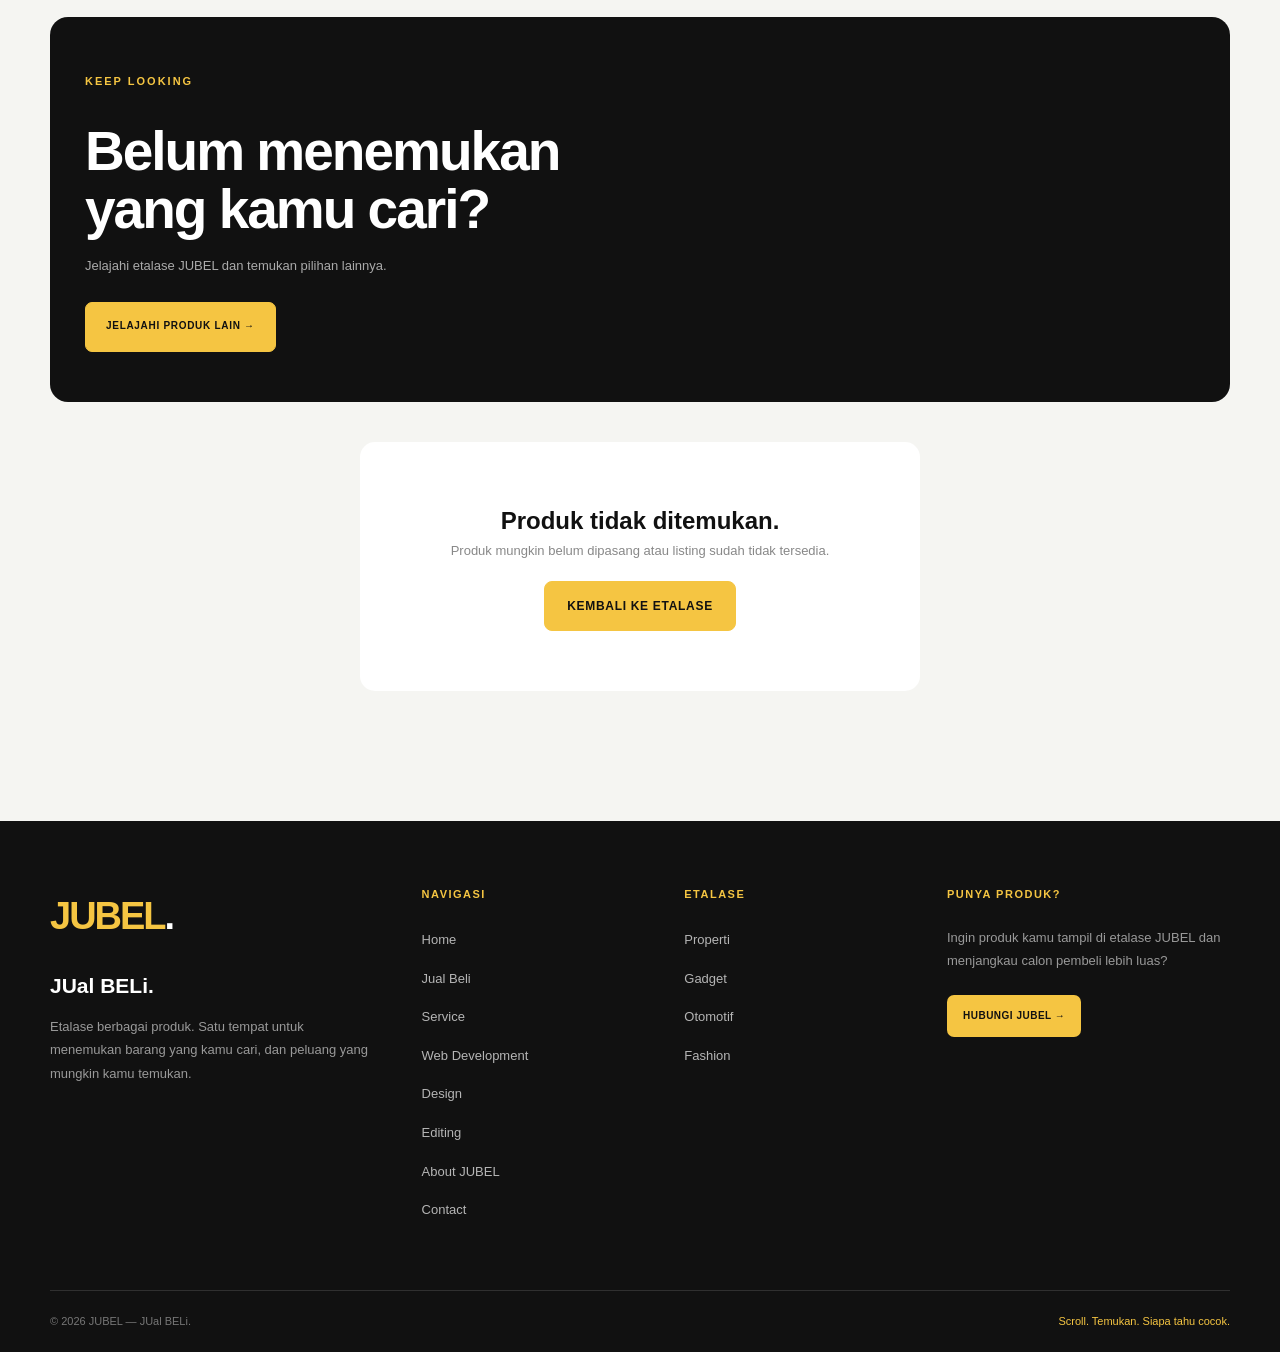
<file: detail-produk.html>
<!DOCTYPE html>
<html lang="id">
<head>
  <meta charset="UTF-8">
  <meta name="viewport" content="width=device-width, initial-scale=1">

  <title>Detail Produk | JUBEL</title>

  <meta name="description"
    content="Lihat detail produk pilihan di etalase JUBEL dan hubungi penjual langsung.">

  <link rel="stylesheet" href="css/style.css">
</head>
<body>

<!-- NAVBAR -->
<header class="navbar">
  <div class="nav-inner">

    <a class="brand" href="index.html">JUBEL</a>

    <button class="nav-toggle"
      aria-label="Buka menu"
      aria-expanded="false"
      aria-controls="menu">&#9776;</button>

    <nav id="menu" aria-label="Menu utama">
      <ul class="menu">
        <li><a href="index.html">HOME</a></li>

        <li class="has-sub">
          <a href="service.html">SERVICE</a>
          <button class="sub-toggle"
            aria-label="Buka submenu SERVICE">&#9662;</button>

          <ul class="sub">
            <li><a href="web-development.html">WEB DEVELOPMENT</a></li>

            <li class="has-sub">
              <a href="jual-beli.html">JUAL BELI</a>
              <button class="sub-toggle"
                aria-label="Buka submenu JUAL BELI">&#9662;</button>

              <ul class="sub sub-level2">
                <li><a href="kategori.html?cat=properti">PROPERTI</a></li>
                <li><a href="kategori.html?cat=gadget">GADGET</a></li>
                <li><a href="kategori.html?cat=otomotif">OTOMOTIF</a></li>
                <li><a href="kategori.html?cat=fashion">FASHION</a></li>
              </ul>
            </li>

            <li><a href="design.html">DESIGN</a></li>
            <li><a href="editing.html">EDITING</a></li>
          </ul>
        </li>

        <li><a href="about.html">ABOUT</a></li>
        <li><a href="contact.html">CONTACT</a></li>
      </ul>
    </nav>

  </div>
</header>


<main class="container product-detail-page">

  <!-- BREADCRUMB -->
  <div class="product-breadcrumb">
    <a href="index.html">HOME</a>
    <span>/</span>
    <a href="jual-beli.html">JUAL BELI</a>
    <span>/</span>
    <span>DETAIL PRODUK</span>
  </div>


  <!-- PRODUCT DETAIL -->
  <section class="product-detail-layout">

    <!-- LEFT: IMAGE PLACEHOLDER -->
    <div class="product-detail-visual">

      <div class="product-main-placeholder">
        <span class="product-visual-icon">&#9633;</span>
        <span>PRODUCT IMAGE</span>
        <small>FOTO PRODUK AKAN DITAMPILKAN DI SINI</small>
      </div>

      <div class="product-thumbnail-placeholder">
        <div>IMAGE 01</div>
        <div>IMAGE 02</div>
        <div>IMAGE 03</div>
      </div>

    </div>


    <!-- RIGHT: PRODUCT INFORMATION -->
    <div class="product-detail-info">

      <span class="product-detail-badge">JUBEL FIND</span>

      <span class="product-detail-category">
        KATEGORI PRODUK
      </span>

      <h1>Nama produk akan ditampilkan di sini</h1>

      <p class="product-detail-subtitle">
        Deskripsi singkat atau highlight utama produk
        yang menarik perhatian calon pembeli.
      </p>

      <div class="product-detail-price">
        Rp 00.000.000
      </div>

      <p class="product-price-note">
        Harga dan ketersediaan dapat berubah.
        Silakan konfirmasi langsung kepada penjual.
      </p>


      <!-- PRODUCT HIGHLIGHTS -->
      <div class="product-highlights">

        <div class="product-highlight">
          <span>01</span>
          <div>
            <strong>KONDISI</strong>
            <p>Informasi kondisi barang</p>
          </div>
        </div>

        <div class="product-highlight">
          <span>02</span>
          <div>
            <strong>LOKASI</strong>
            <p>Lokasi produk</p>
          </div>
        </div>

        <div class="product-highlight">
          <span>03</span>
          <div>
            <strong>KETERSEDIAAN</strong>
            <p>Konfirmasi kepada penjual</p>
          </div>
        </div>

      </div>


      <!-- CONTACT SELLER -->
      <div class="product-contact-box">

        <h3>Tertarik dengan produk ini?</h3>

        <p>
          Hubungi penjual untuk mendapatkan informasi lebih lanjut,
          memastikan ketersediaan, dan berdiskusi mengenai produk.
        </p>

        <a href="#" id="productWhatsapp" class="product-whatsapp-btn">
          <span>HUBUNGI PENJUAL VIA WHATSAPP</span>
          <span>&rarr;</span>
        </a>

        <small>
          Kamu akan terhubung langsung dengan penjual.
        </small>

      </div>

      <a href="jual-beli.html" class="product-back-link">
        &larr; KEMBALI KE ETALASE
      </a>

    </div>

  </section>


  <!-- DESCRIPTION -->
  <section class="product-description-section">

    <div class="product-description-heading">
      <span class="section-label">PRODUCT INFORMATION</span>
      <h2>Kenali lebih jauh.</h2>
    </div>

    <div class="product-description-content">

      <h3>Deskripsi produk</h3>

      <p>
        Informasi lengkap mengenai produk akan ditampilkan
        pada bagian ini. Mulai dari spesifikasi, keunggulan,
        detail kondisi, fasilitas, kelengkapan, maupun informasi
        lain yang perlu diketahui calon pembeli.
      </p>

      <p>
        Pastikan informasi produk telah dikonfirmasi kepada
        penjual sebelum melanjutkan transaksi.
      </p>

    </div>

  </section>


  <!-- DISCLAIMER -->
  <section class="product-disclaimer">

    <strong>INFORMASI JUBEL</strong>

    <p>
      JUBEL merupakan media etalase dan promosi produk.
      Informasi produk, harga, kondisi, ketersediaan,
      serta transaksi merupakan tanggung jawab penjual dan pembeli.
      Pembeli disarankan melakukan pengecekan dan konfirmasi
      sebelum melakukan transaksi.
    </p>

  </section>


  <!-- CTA -->
  <section class="product-bottom-cta">

    <span class="section-label">KEEP LOOKING</span>

    <h2>Belum menemukan<br>yang kamu cari?</h2>

    <p>
      Jelajahi etalase JUBEL dan temukan pilihan lainnya.
    </p>

    <a href="jual-beli.html" class="btn-primary">
      JELAJAHI PRODUK LAIN &rarr;
    </a>

  </section>

</main>


<!-- FOOTER -->
<footer class="site-footer">

  <div class="footer-main">

    <div class="footer-brand">
      <a href="index.html" class="footer-logo">JUBEL<span>.</span></a>

      <h2>JUal BELi.</h2>

      <p>
        Etalase berbagai produk. Satu tempat untuk menemukan
        barang yang kamu cari, dan peluang yang mungkin kamu temukan.
      </p>
    </div>

    <div class="footer-column">
      <h3>NAVIGASI</h3>
      <ul>
        <li><a href="index.html">Home</a></li>
        <li><a href="jual-beli.html">Jual Beli</a></li>
        
        <li><a href="service.html">Service</a></li>
        <li><a href="web-development.html">Web Development</a></li>
        <li><a href="design.html">Design</a></li>
        <li><a href="editing.html">Editing</a></li>
        <li><a href="about.html">About JUBEL</a></li>
        <li><a href="contact.html">Contact</a></li>
      </ul>
    </div>

    <div class="footer-column">
      <h3>ETALASE</h3>
      <ul>
        <li><a href="kategori.html?cat=properti">Properti</a></li>
        <li><a href="kategori.html?cat=gadget">Gadget</a></li>
        <li><a href="kategori.html?cat=otomotif">Otomotif</a></li>
        <li><a href="kategori.html?cat=fashion">Fashion</a></li>
      </ul>
    </div>

    <div class="footer-column footer-contact">
      <h3>PUNYA PRODUK?</h3>

      <p>
        Ingin produk kamu tampil di etalase JUBEL
        dan menjangkau calon pembeli lebih luas?
      </p>

      <a href="contact.html" class="footer-cta">
        HUBUNGI JUBEL &rarr;
      </a>
    </div>

  </div>

  <div class="footer-bottom">
    <p>&copy; 2026 JUBEL — JUal BELi.</p>
    <p class="footer-bottom-tagline">Scroll. Temukan. Siapa tahu cocok.</p>
  </div>

</footer>


<script src="js/script.js"></script>
<script src="js/supabase-config.js"></script>
<script src="js/jubel-products.js"></script>
<script src="js/jubel-detail.js"></script>

</body>
</html>
</file>
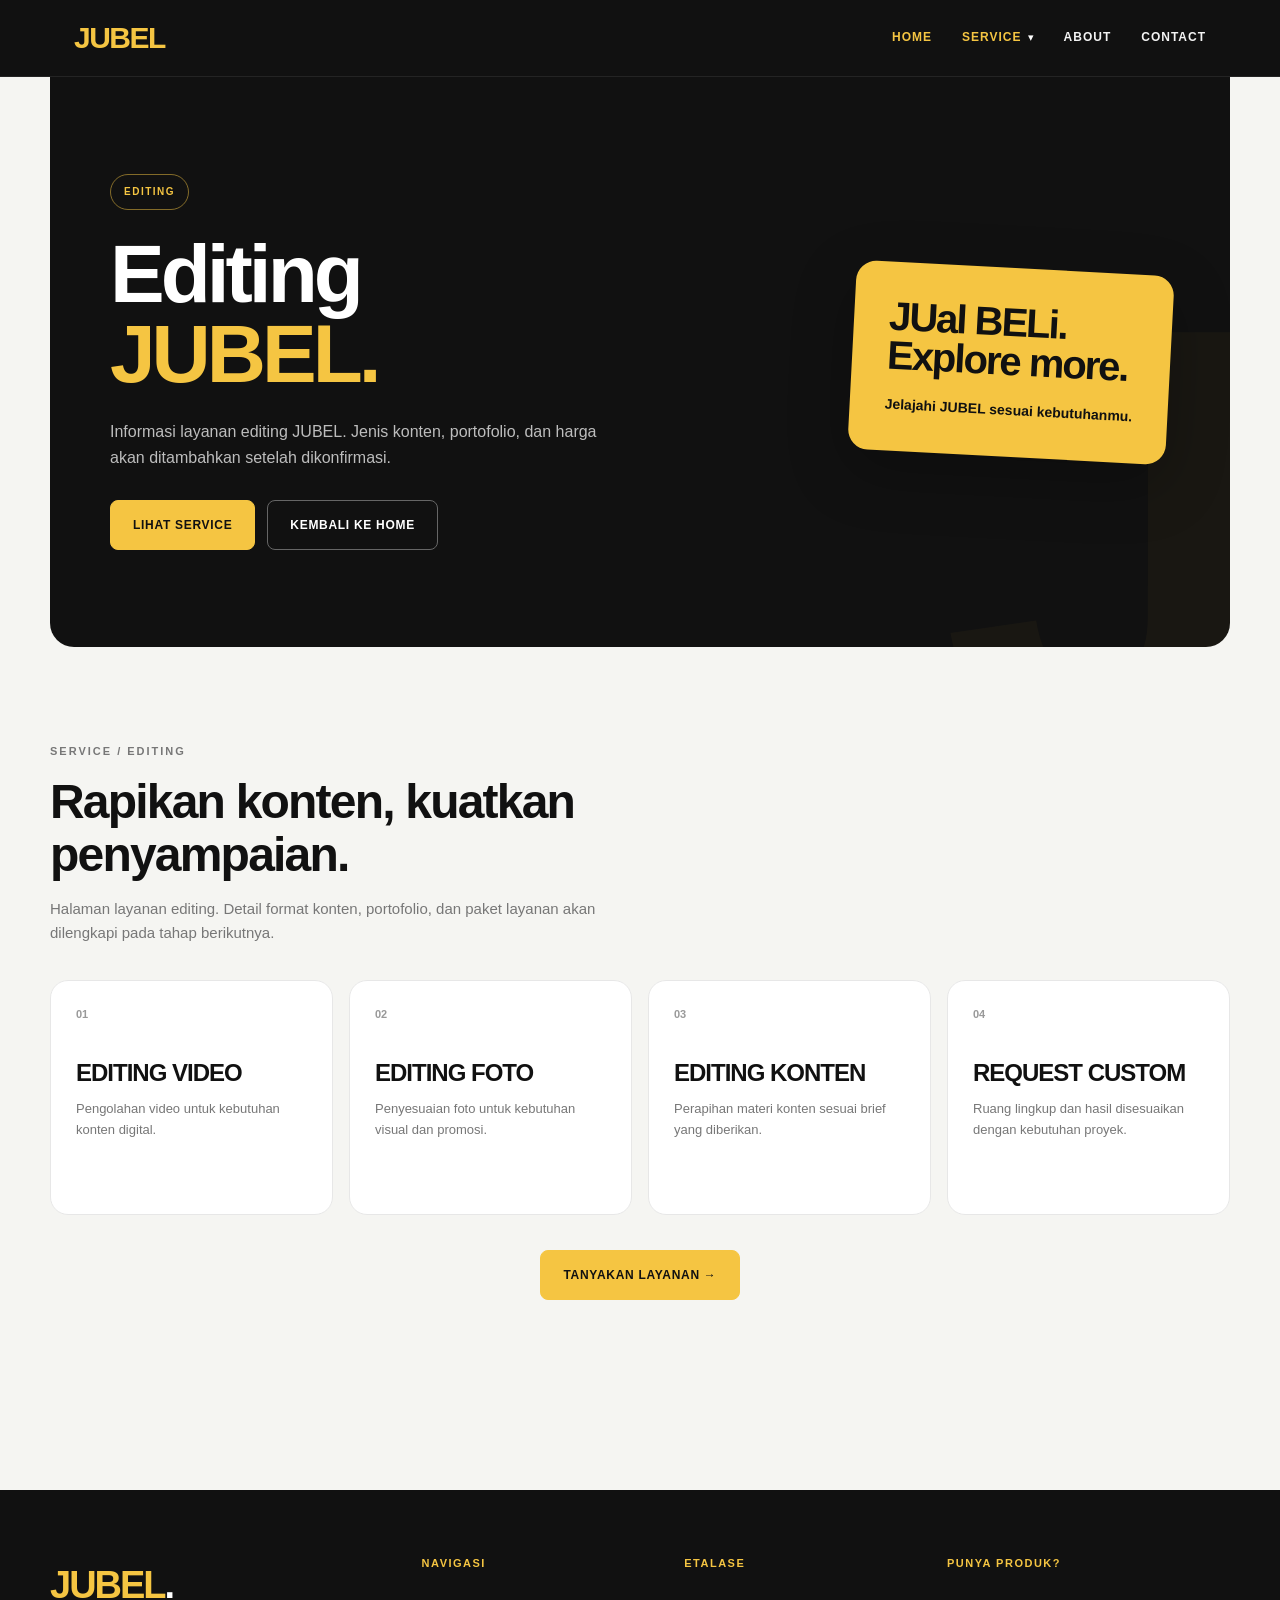
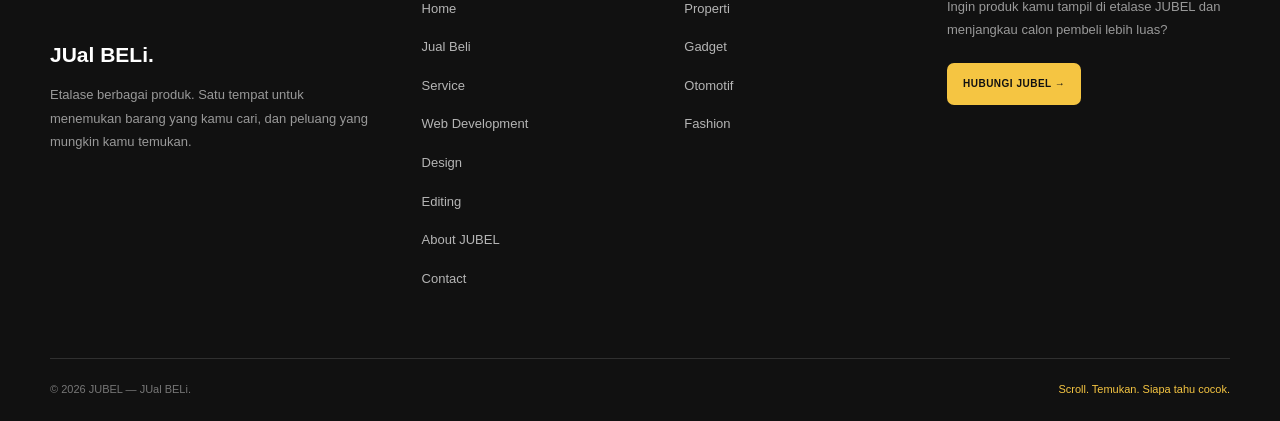
<file: editing.html>
<!DOCTYPE html>
<html lang="id">
<head>
  <meta charset="UTF-8">
  <meta name="viewport" content="width=device-width, initial-scale=1">
  <title>EDITING | JUBEL</title>
  <link rel="stylesheet" href="css/style.css">
</head>
<body>
<header class="navbar">
  <div class="nav-inner">
    <a class="brand" href="index.html">JUBEL</a>
    <button class="nav-toggle" aria-label="Buka menu" aria-expanded="false" aria-controls="menu">&#9776;</button>
    <nav id="menu" aria-label="Menu utama">
      <ul class="menu">
        <li><a href="index.html" aria-current="page">HOME</a></li>
        <li class="has-sub">
          <a href="service.html" aria-current="page">SERVICE</a><button class="sub-toggle" aria-label="Buka submenu SERVICE">&#9662;</button>
          <ul class="sub">
            <li><a href="web-development.html">WEB DEVELOPMENT</a></li>
            <li class="has-sub">
              <a href="jual-beli.html">JUAL BELI</a><button class="sub-toggle" aria-label="Buka submenu JUAL BELI">&#9662;</button>
              <ul class="sub sub-level2">
            <li><a href="kategori.html?cat=properti">Properti</a></li>
            <li><a href="kategori.html?cat=gadget">GADGET</a></li>
            <li><a href="kategori.html?cat=otomotif">OTOMOTIF</a></li>
            <li><a href="kategori.html?cat=fashion">FASHION</a></li>
</ul>
            </li>
            <li><a href="design.html">DESIGN</a></li>
            <li><a href="editing.html" aria-current="page">EDITING</a></li>
          </ul>
        </li>
        <li><a href="about.html">ABOUT</a></li>
        <li><a href="contact.html">CONTACT</a></li>
      </ul>
    </nav>
  </div>
</header>
<main class="container home-page">
  <section class="hero reveal">
    <div class="hero-content">
      <span class="hero-badge">EDITING</span>
      <h1>Editing<br><span>JUBEL.</span></h1>
      <p>Informasi layanan editing JUBEL. Jenis konten, portofolio, dan harga akan ditambahkan setelah dikonfirmasi.</p>
      <div class="hero-actions">
        <a href="service.html" class="btn-primary">LIHAT SERVICE</a>
        <a href="index.html" class="btn-secondary">KEMBALI KE HOME</a>
      </div>
    </div>
    <div class="hero-highlight"><h2>JUal BELi.<br>Explore more.</h2><p>Jelajahi JUBEL sesuai kebutuhanmu.</p></div>
  </section>
  <section class="home-section reveal"><div class="section-heading"><span class="section-label">SERVICE / EDITING</span><h2>Rapikan konten, kuatkan penyampaian.</h2><p>Halaman layanan editing. Detail format konten, portofolio, dan paket layanan akan dilengkapi pada tahap berikutnya.</p></div><div class="category-grid"><div class="category-card"><span class="category-number">01</span><h3>EDITING VIDEO</h3><p>Pengolahan video untuk kebutuhan konten digital.</p></div><div class="category-card"><span class="category-number">02</span><h3>EDITING FOTO</h3><p>Penyesuaian foto untuk kebutuhan visual dan promosi.</p></div><div class="category-card"><span class="category-number">03</span><h3>EDITING KONTEN</h3><p>Perapihan materi konten sesuai brief yang diberikan.</p></div><div class="category-card"><span class="category-number">04</span><h3>REQUEST CUSTOM</h3><p>Ruang lingkup dan hasil disesuaikan dengan kebutuhan proyek.</p></div></div><div class="section-footer"><a href="contact.html" class="btn-primary">TANYAKAN LAYANAN &rarr;</a></div></section>
</main>
<footer class="site-footer">

  <div class="footer-main">

    <!-- BRAND -->
    <div class="footer-brand">
      <a href="index.html" class="footer-logo">JUBEL<span>.</span></a>

      <h2>JUal BELi.</h2>

      <p>
        Etalase berbagai produk. Satu tempat untuk menemukan
        barang yang kamu cari, dan peluang yang mungkin kamu temukan.
      </p>
    </div>

    <!-- NAVIGATION -->
    <div class="footer-column">
      <h3>NAVIGASI</h3>
      <ul>
        <li><a href="index.html">Home</a></li>
        <li><a href="jual-beli.html">Jual Beli</a></li>
        
        <li><a href="service.html">Service</a></li>
        <li><a href="web-development.html">Web Development</a></li>
        <li><a href="design.html">Design</a></li>
        <li><a href="editing.html">Editing</a></li>
        <li><a href="about.html">About JUBEL</a></li>
        <li><a href="contact.html">Contact</a></li>
      </ul>
    </div>

    <!-- CATEGORIES -->
    <div class="footer-column">
      <h3>ETALASE</h3>
      <ul>
        <li><a href="kategori.html?cat=properti">Properti</a></li>
        <li><a href="kategori.html?cat=gadget">Gadget</a></li>
        <li><a href="kategori.html?cat=otomotif">Otomotif</a></li>
        <li><a href="kategori.html?cat=fashion">Fashion</a></li>
      </ul>
    </div>
<!-- CONTACT / SELLER -->
    <div class="footer-column footer-contact">
      <h3>PUNYA PRODUK?</h3>

      <p>
        Ingin produk kamu tampil di etalase JUBEL
        dan menjangkau calon pembeli lebih luas?
      </p>

      <a href="contact.html" class="footer-cta">
        HUBUNGI JUBEL &rarr;
      </a>
    </div>

  </div>

  <!-- FOOTER BOTTOM -->
  <div class="footer-bottom">
    <p>&copy; 2026 JUBEL — JUal BELi.</p>

    <p class="footer-bottom-tagline">
      Scroll. Temukan. Siapa tahu cocok.
    </p>
  </div>

</footer>
<script src="js/script.js"></script>
</body>
</html>
</file>
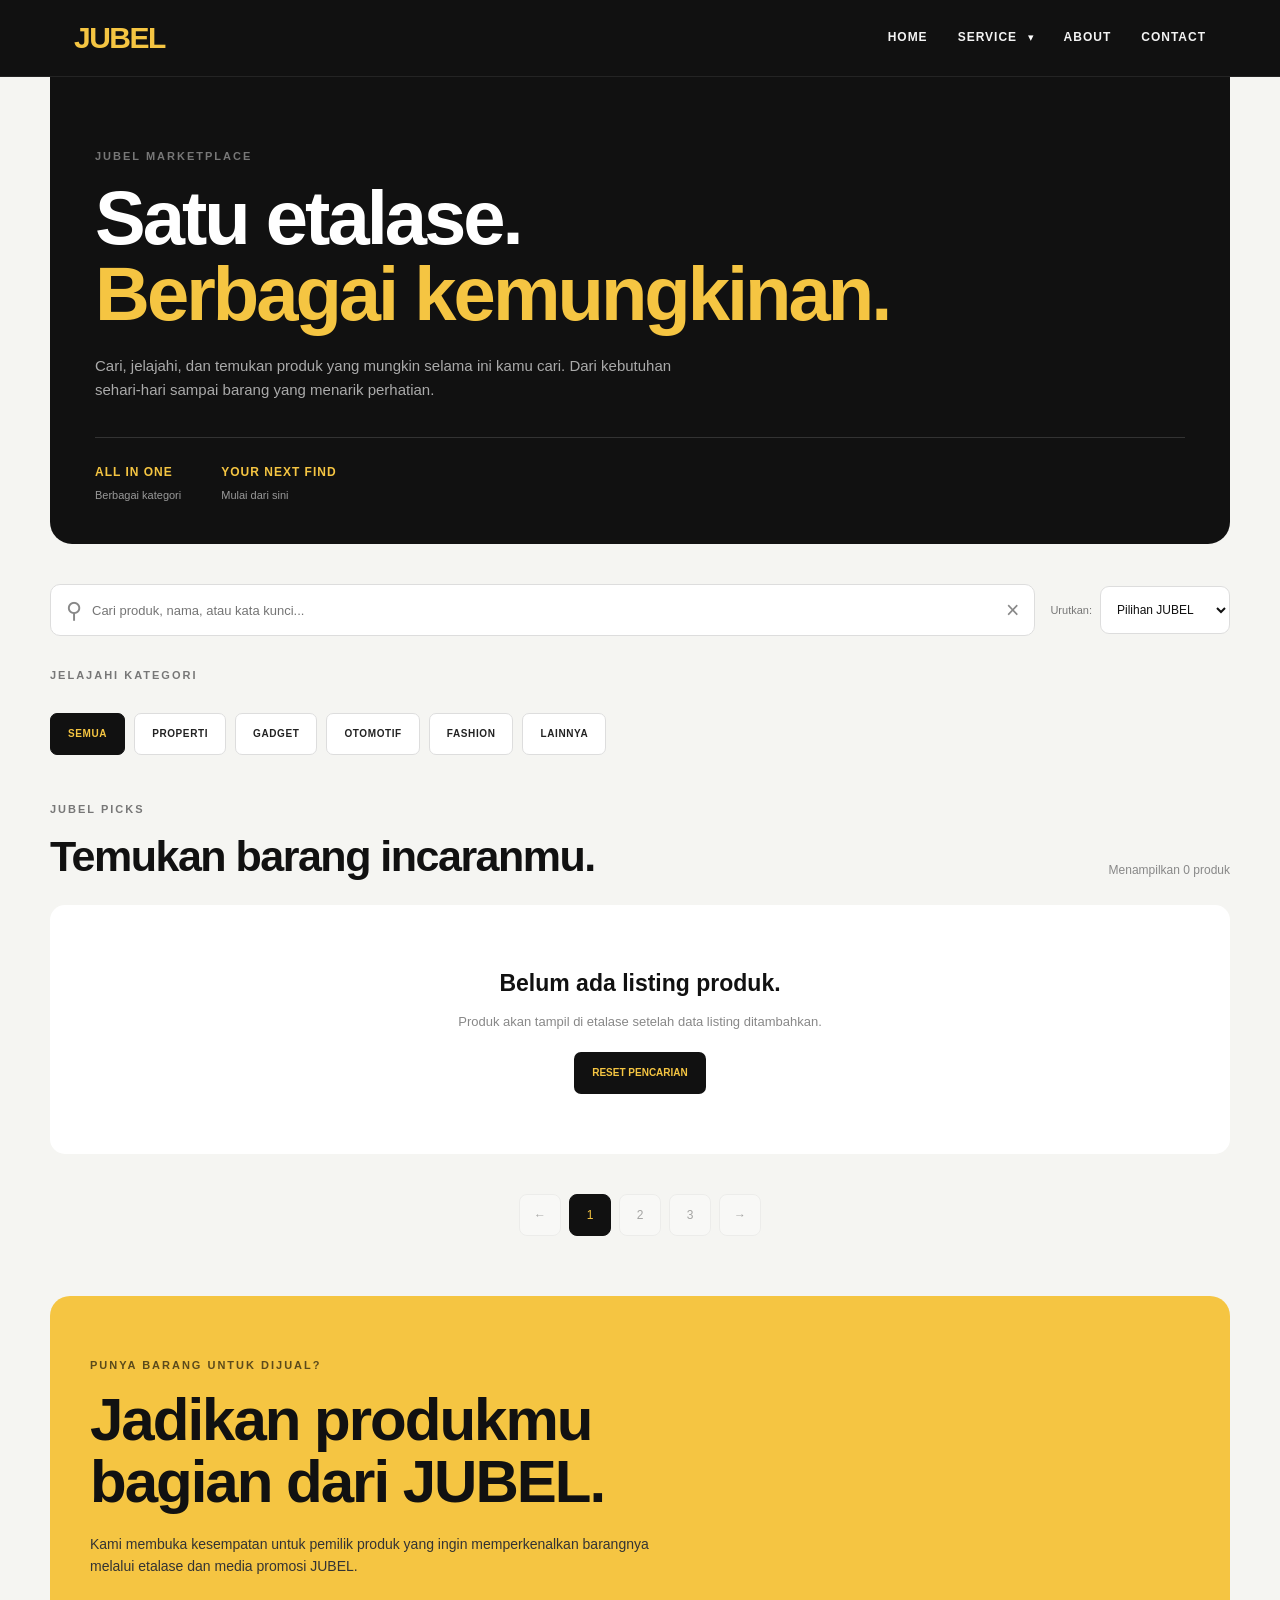
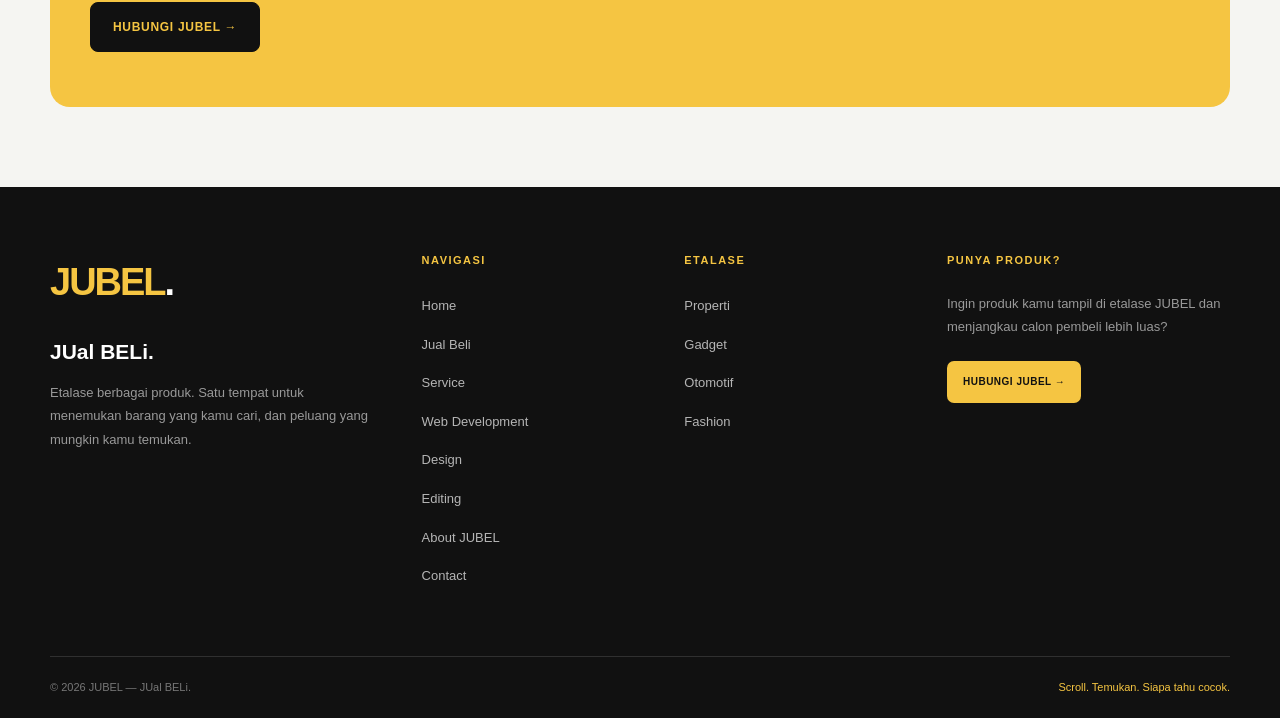
<file: jual-beli.html>
<!DOCTYPE html>
<html lang="id">
<head>
  <meta charset="UTF-8">
  <meta name="viewport" content="width=device-width, initial-scale=1">
  <title>JUAL BELI | JUBEL</title>
  <meta name="description" content="Jelajahi berbagai produk pilihan di etalase JUBEL.">
  <link rel="stylesheet" href="css/style.css">
</head>
<body>

<header class="navbar">
  <div class="nav-inner">
    <a class="brand" href="index.html">JUBEL</a>

    <button class="nav-toggle" aria-label="Buka menu"
      aria-expanded="false" aria-controls="menu">&#9776;</button>

    <nav id="menu" aria-label="Menu utama">
      <ul class="menu">
        <li><a href="index.html">HOME</a></li>

        <li class="has-sub">
          <a href="service.html">SERVICE</a>
          <button class="sub-toggle" aria-label="Buka submenu SERVICE">&#9662;</button>

          <ul class="sub">
            <li><a href="web-development.html">WEB DEVELOPMENT</a></li>

            <li class="has-sub">
              <a href="jual-beli.html" aria-current="page">JUAL BELI</a>
              <button class="sub-toggle" aria-label="Buka submenu JUAL BELI">&#9662;</button>

              <ul class="sub sub-level2">
                <li><a href="kategori.html?cat=properti">PROPERTI</a></li>
                <li><a href="kategori.html?cat=gadget">GADGET</a></li>
                <li><a href="kategori.html?cat=otomotif">OTOMOTIF</a></li>
                <li><a href="kategori.html?cat=fashion">FASHION</a></li>
              </ul>
            </li>

            <li><a href="design.html">DESIGN</a></li>
            <li><a href="editing.html">EDITING</a></li>
          </ul>
        </li>

        <li><a href="about.html">ABOUT</a></li>
        <li><a href="contact.html">CONTACT</a></li>
      </ul>
    </nav>
  </div>
</header>


<main class="container catalog-page">

  <!-- CATALOG HERO -->
  <section class="catalog-hero reveal">

    <span class="section-label">JUBEL MARKETPLACE</span>

    <h1>
      Satu etalase.<br>
      <span>Berbagai kemungkinan.</span>
    </h1>

    <p>
      Cari, jelajahi, dan temukan produk yang mungkin
      selama ini kamu cari. Dari kebutuhan sehari-hari
      sampai barang yang menarik perhatian.
    </p>

    <div class="catalog-stats">
      <div>
        <strong>ALL IN ONE</strong>
        <span>Berbagai kategori</span>
      </div>

      <div>
        <strong>YOUR NEXT FIND</strong>
        <span>Mulai dari sini</span>
      </div>
    </div>

  </section>


  <!-- SEARCH -->
  <section class="catalog-toolbar reveal">

    <div class="catalog-search">
      <span class="search-icon">&#9906;</span>

      <input
        type="search"
        id="catalogSearch"
        placeholder="Cari produk, nama, atau kata kunci..."
        aria-label="Cari produk"
      >

      <button id="clearSearch" type="button" aria-label="Hapus pencarian">
        &times;
      </button>
    </div>

    <div class="catalog-sort">
      <label for="catalogSort">Urutkan:</label>

      <select id="catalogSort">
        <option value="default">Pilihan JUBEL</option>
        <option value="price-low">Harga terendah</option>
        <option value="price-high">Harga tertinggi</option>
        <option value="name">Nama produk</option>
      </select>
    </div>

  </section>


  <!-- CATEGORY FILTER -->
  <section class="catalog-filter reveal">

    <div class="filter-heading">
      <span class="section-label">JELAJAHI KATEGORI</span>
    </div>

    <div class="filter-buttons" id="categoryFilters">

      <button class="filter-btn active" data-category="all">
        SEMUA
      </button>

      <button class="filter-btn" data-category="properti">
        PROPERTI
      </button>

      <button class="filter-btn" data-category="gadget">
        GADGET
      </button>

      <button class="filter-btn" data-category="otomotif">
        OTOMOTIF
      </button>

      <button class="filter-btn" data-category="fashion">
        FASHION
      </button>

      <button class="filter-btn" data-category="lainnya">
        LAINNYA
      </button>

    </div>

  </section>


  <!-- PRODUCT LIST -->
  <section class="catalog-products reveal">

    <div class="catalog-heading">
      <div>
        <span class="section-label">JUBEL PICKS</span>
        <h2>Temukan barang incaranmu.</h2>
      </div>

      <p id="productCount">Menampilkan produk pilihan</p>
    </div>


    <!-- PRODUCT GRID -->
    <div class="catalog-grid" id="catalogGrid">
      <!-- Produk dirender otomatis dari js/jubel-products.js -->
    </div>


    <!-- EMPTY STATE -->
    <div class="catalog-empty" id="catalogEmpty" hidden>

      <h3>Belum ada listing produk.</h3>

      <p>
        Produk akan tampil di etalase setelah data listing ditambahkan.
      </p>

      <button type="button" id="resetCatalog">
        RESET PENCARIAN
      </button>

    </div>


    <!-- PAGINATION PLACEHOLDER -->
    <div class="catalog-pagination">
      <button type="button" disabled>&larr;</button>
      <button type="button" class="current-page">1</button>
      <button type="button" disabled>2</button>
      <button type="button" disabled>3</button>
      <button type="button" disabled>&rarr;</button>
    </div>

  </section>


  <!-- SELLER CTA -->
  <section class="catalog-seller-cta reveal">

    <div>
      <span class="section-label">PUNYA BARANG UNTUK DIJUAL?</span>

      <h2>Jadikan produkmu<br>bagian dari JUBEL.</h2>

      <p>
        Kami membuka kesempatan untuk pemilik produk
        yang ingin memperkenalkan barangnya melalui
        etalase dan media promosi JUBEL.
      </p>

      <a href="contact.html" class="btn-primary">
        HUBUNGI JUBEL &rarr;
      </a>
    </div>

  </section>

</main>


<!-- FOOTER -->
<footer class="site-footer">

  <div class="footer-main">

    <div class="footer-brand">
      <a href="index.html" class="footer-logo">JUBEL<span>.</span></a>

      <h2>JUal BELi.</h2>

      <p>
        Etalase berbagai produk. Satu tempat untuk menemukan
        barang yang kamu cari, dan peluang yang mungkin kamu temukan.
      </p>
    </div>

    <div class="footer-column">
      <h3>NAVIGASI</h3>
      <ul>
        <li><a href="index.html">Home</a></li>
        <li><a href="jual-beli.html">Jual Beli</a></li>
        
        <li><a href="service.html">Service</a></li>
        <li><a href="web-development.html">Web Development</a></li>
        <li><a href="design.html">Design</a></li>
        <li><a href="editing.html">Editing</a></li>
        <li><a href="about.html">About JUBEL</a></li>
        <li><a href="contact.html">Contact</a></li>
      </ul>
    </div>

    <div class="footer-column">
      <h3>ETALASE</h3>
      <ul>
        <li><a href="kategori.html?cat=properti">Properti</a></li>
        <li><a href="kategori.html?cat=gadget">Gadget</a></li>
        <li><a href="kategori.html?cat=otomotif">Otomotif</a></li>
        <li><a href="kategori.html?cat=fashion">Fashion</a></li>
      </ul>
    </div>

    <div class="footer-column footer-contact">
      <h3>PUNYA PRODUK?</h3>

      <p>
        Ingin produk kamu tampil di etalase JUBEL
        dan menjangkau calon pembeli lebih luas?
      </p>

      <a href="contact.html" class="footer-cta">
        HUBUNGI JUBEL &rarr;
      </a>
    </div>

  </div>

  <div class="footer-bottom">
    <p>&copy; 2026 JUBEL — JUal BELi.</p>
    <p class="footer-bottom-tagline">Scroll. Temukan. Siapa tahu cocok.</p>
  </div>

</footer>


<script src="js/script.js"></script>
<script src="js/supabase-config.js"></script>
<script src="js/jubel-products.js"></script>
<script src="js/jubel-catalog.js"></script>

</body>
</html>
</file>
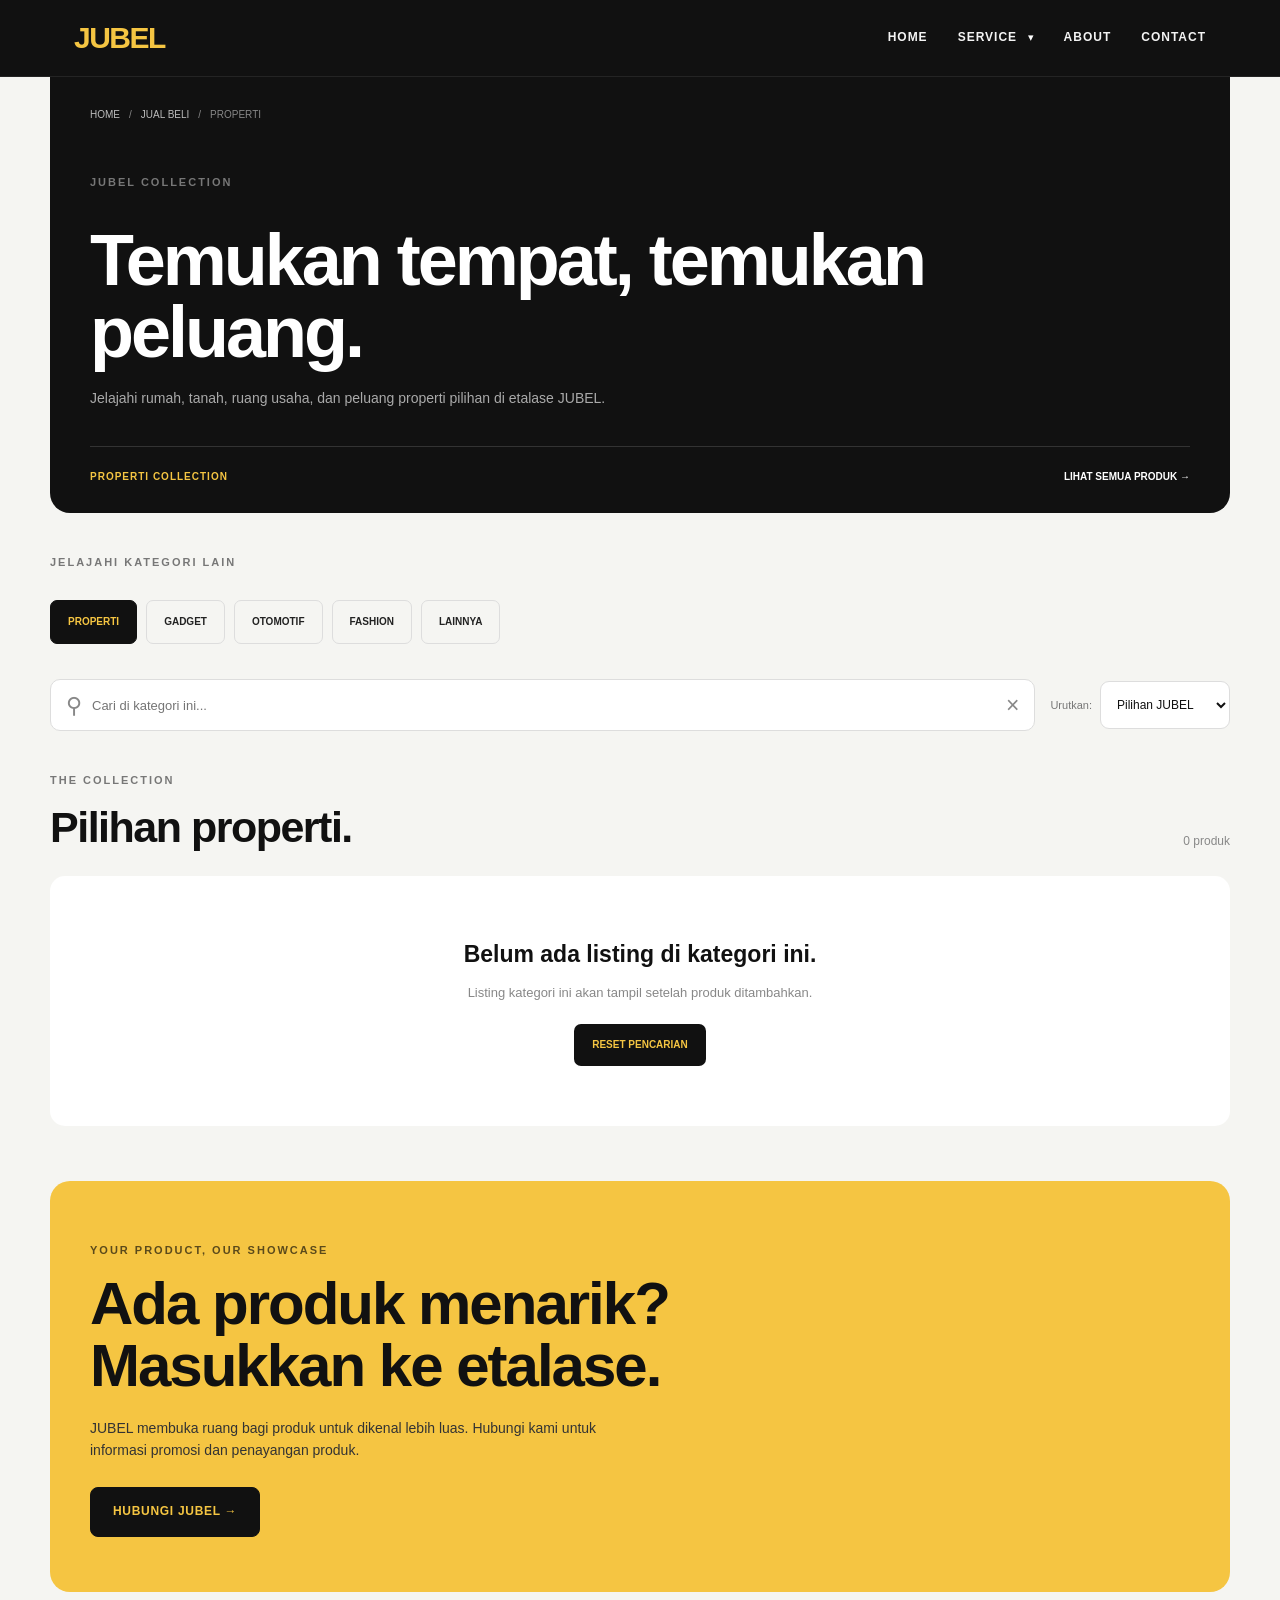
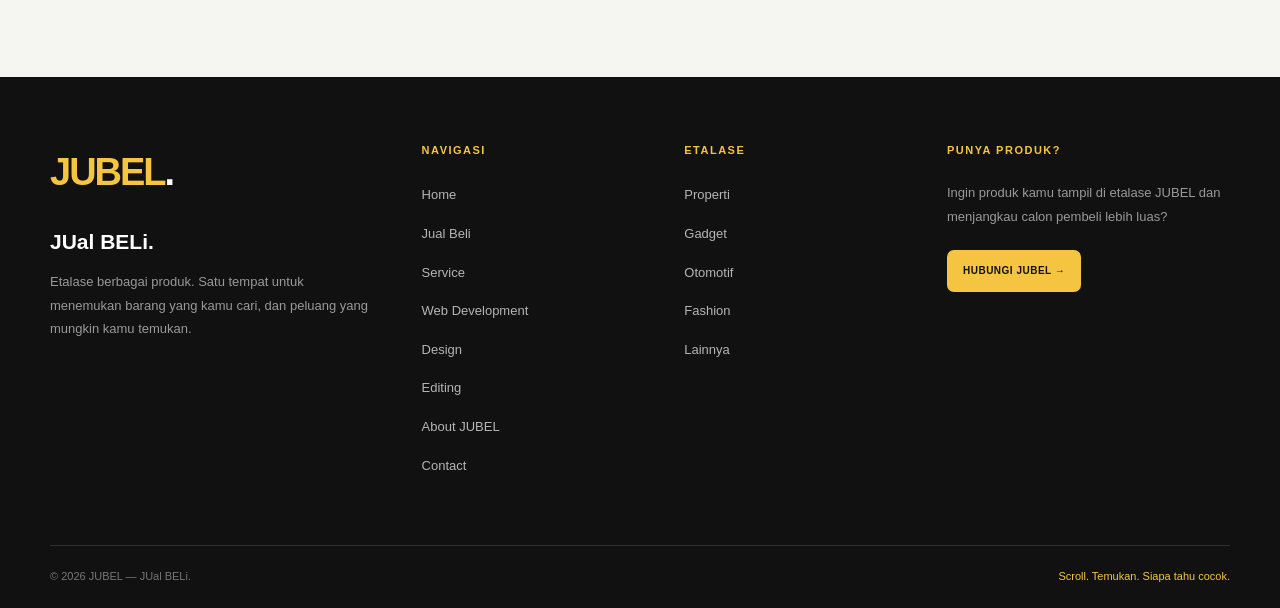
<file: kategori.html>
<!DOCTYPE html>
<html lang="id">
<head>
  <meta charset="UTF-8">
  <meta name="viewport" content="width=device-width, initial-scale=1">

  <title>Kategori | JUBEL</title>

  <meta name="description"
    content="Jelajahi berbagai pilihan produk berdasarkan kategori di JUBEL.">

  <link rel="stylesheet" href="css/style.css">
</head>
<body>

<!-- NAVBAR -->
<header class="navbar">
  <div class="nav-inner">

    <a class="brand" href="index.html">JUBEL</a>

    <button class="nav-toggle"
      aria-label="Buka menu"
      aria-expanded="false"
      aria-controls="menu">&#9776;</button>

    <nav id="menu" aria-label="Menu utama">
      <ul class="menu">
        <li><a href="index.html">HOME</a></li>

        <li class="has-sub">
          <a href="service.html">SERVICE</a>
          <button class="sub-toggle" aria-label="Buka submenu SERVICE">&#9662;</button>

          <ul class="sub">
            <li><a href="web-development.html">WEB DEVELOPMENT</a></li>

            <li class="has-sub">
              <a href="jual-beli.html">JUAL BELI</a>
              <button class="sub-toggle" aria-label="Buka submenu JUAL BELI">&#9662;</button>

              <ul class="sub sub-level2">
                <li><a href="kategori.html?cat=properti">PROPERTI</a></li>
                <li><a href="kategori.html?cat=gadget">GADGET</a></li>
                <li><a href="kategori.html?cat=otomotif">OTOMOTIF</a></li>
                <li><a href="kategori.html?cat=fashion">FASHION</a></li>
                <li><a href="kategori.html?cat=lainnya">LAINNYA</a></li>
              </ul>
            </li>

            <li><a href="design.html">DESIGN</a></li>
            <li><a href="editing.html">EDITING</a></li>
          </ul>
        </li>

        <li><a href="about.html">ABOUT</a></li>
        <li><a href="contact.html">CONTACT</a></li>
      </ul>
    </nav>

  </div>
</header>


<main class="container category-page">

  <!-- CATEGORY HERO -->
  <section class="category-hero">

    <div class="category-breadcrumb">
      <a href="index.html">HOME</a>
      <span>/</span>
      <a href="jual-beli.html">JUAL BELI</a>
      <span>/</span>
      <span id="categoryBreadcrumb">KATEGORI</span>
    </div>

    <span class="section-label">JUBEL COLLECTION</span>

    <h1 id="categoryTitle">Jelajahi kategori.</h1>

    <p id="categoryDescription">
      Temukan berbagai pilihan produk di etalase JUBEL.
    </p>

    <div class="category-hero-bottom">
      <span id="categoryCounter">JUBEL PICKS</span>
      <a href="jual-beli.html">LIHAT SEMUA PRODUK &rarr;</a>
    </div>

  </section>


  <!-- CATEGORY NAVIGATION -->
  <section class="category-navigation">

    <span class="section-label">JELAJAHI KATEGORI LAIN</span>

    <div class="category-nav-list">

      <a href="kategori.html?cat=properti" data-cat-link="properti">
        PROPERTI
      </a>

      <a href="kategori.html?cat=gadget" data-cat-link="gadget">
        GADGET
      </a>

      <a href="kategori.html?cat=otomotif" data-cat-link="otomotif">
        OTOMOTIF
      </a>

      <a href="kategori.html?cat=fashion" data-cat-link="fashion">
        FASHION
      </a>

      <a href="kategori.html?cat=lainnya" data-cat-link="lainnya">
        LAINNYA
      </a>

    </div>

  </section>


  <!-- CATEGORY SEARCH -->
  <section class="category-toolbar">

    <div class="catalog-search">
      <span class="search-icon">&#9906;</span>

      <input
        type="search"
        id="categorySearch"
        placeholder="Cari di kategori ini..."
        aria-label="Cari produk di kategori"
      >

      <button id="categoryClear" type="button" aria-label="Hapus pencarian">
        &times;
      </button>
    </div>

    <div class="catalog-sort">
      <label for="categorySort">Urutkan:</label>

      <select id="categorySort">
        <option value="default">Pilihan JUBEL</option>
        <option value="price-low">Harga terendah</option>
        <option value="price-high">Harga tertinggi</option>
        <option value="name">Nama produk</option>
      </select>
    </div>

  </section>


  <!-- PRODUCT LIST -->
  <section class="category-products">

    <div class="catalog-heading">
      <div>
        <span class="section-label">THE COLLECTION</span>
        <h2 id="categorySectionTitle">Produk pilihan.</h2>
      </div>

      <p id="categoryProductCount">0 produk</p>
    </div>


    <div class="catalog-grid" id="categoryProductGrid">
      <!-- Produk dirender otomatis dari js/jubel-products.js -->
    </div>


    <!-- EMPTY STATE -->
    <div class="catalog-empty" id="categoryEmpty" hidden>
      <h3>Belum ada listing di kategori ini.</h3>
      <p>Listing kategori ini akan tampil setelah produk ditambahkan.</p>

      <button type="button" id="categoryReset">
        RESET PENCARIAN
      </button>
    </div>

  </section>


  <!-- CATEGORY CTA -->
  <section class="catalog-seller-cta category-cta">

    <div>
      <span class="section-label">YOUR PRODUCT, OUR SHOWCASE</span>

      <h2>Ada produk menarik?<br>Masukkan ke etalase.</h2>

      <p>
        JUBEL membuka ruang bagi produk untuk dikenal lebih luas.
        Hubungi kami untuk informasi promosi dan penayangan produk.
      </p>

      <a href="contact.html" class="btn-primary">
        HUBUNGI JUBEL &rarr;
      </a>
    </div>

  </section>

</main>


<!-- FOOTER -->
<footer class="site-footer">

  <div class="footer-main">

    <div class="footer-brand">
      <a href="index.html" class="footer-logo">JUBEL<span>.</span></a>
      <h2>JUal BELi.</h2>

      <p>
        Etalase berbagai produk. Satu tempat untuk menemukan
        barang yang kamu cari, dan peluang yang mungkin kamu temukan.
      </p>
    </div>

    <div class="footer-column">
      <h3>NAVIGASI</h3>
      <ul>
        <li><a href="index.html">Home</a></li>
        <li><a href="jual-beli.html">Jual Beli</a></li>
        
        <li><a href="service.html">Service</a></li>
        <li><a href="web-development.html">Web Development</a></li>
        <li><a href="design.html">Design</a></li>
        <li><a href="editing.html">Editing</a></li>
        <li><a href="about.html">About JUBEL</a></li>
        <li><a href="contact.html">Contact</a></li>
      </ul>
    </div>

    <div class="footer-column">
      <h3>ETALASE</h3>
      <ul>
        <li><a href="kategori.html?cat=properti">Properti</a></li>
        <li><a href="kategori.html?cat=gadget">Gadget</a></li>
        <li><a href="kategori.html?cat=otomotif">Otomotif</a></li>
        <li><a href="kategori.html?cat=fashion">Fashion</a></li>
        <li><a href="kategori.html?cat=lainnya">Lainnya</a></li>
      </ul>
    </div>

    <div class="footer-column footer-contact">
      <h3>PUNYA PRODUK?</h3>
      <p>
        Ingin produk kamu tampil di etalase JUBEL dan
        menjangkau calon pembeli lebih luas?
      </p>

      <a href="contact.html" class="footer-cta">
        HUBUNGI JUBEL &rarr;
      </a>
    </div>

  </div>

  <div class="footer-bottom">
    <p>&copy; 2026 JUBEL — JUal BELi.</p>
    <p class="footer-bottom-tagline">Scroll. Temukan. Siapa tahu cocok.</p>
  </div>

</footer>


<script src="js/script.js"></script>
<script src="js/supabase-config.js"></script>
<script src="js/jubel-products.js"></script>
<script src="js/jubel-category.js"></script>

</body>
</html>
</file>
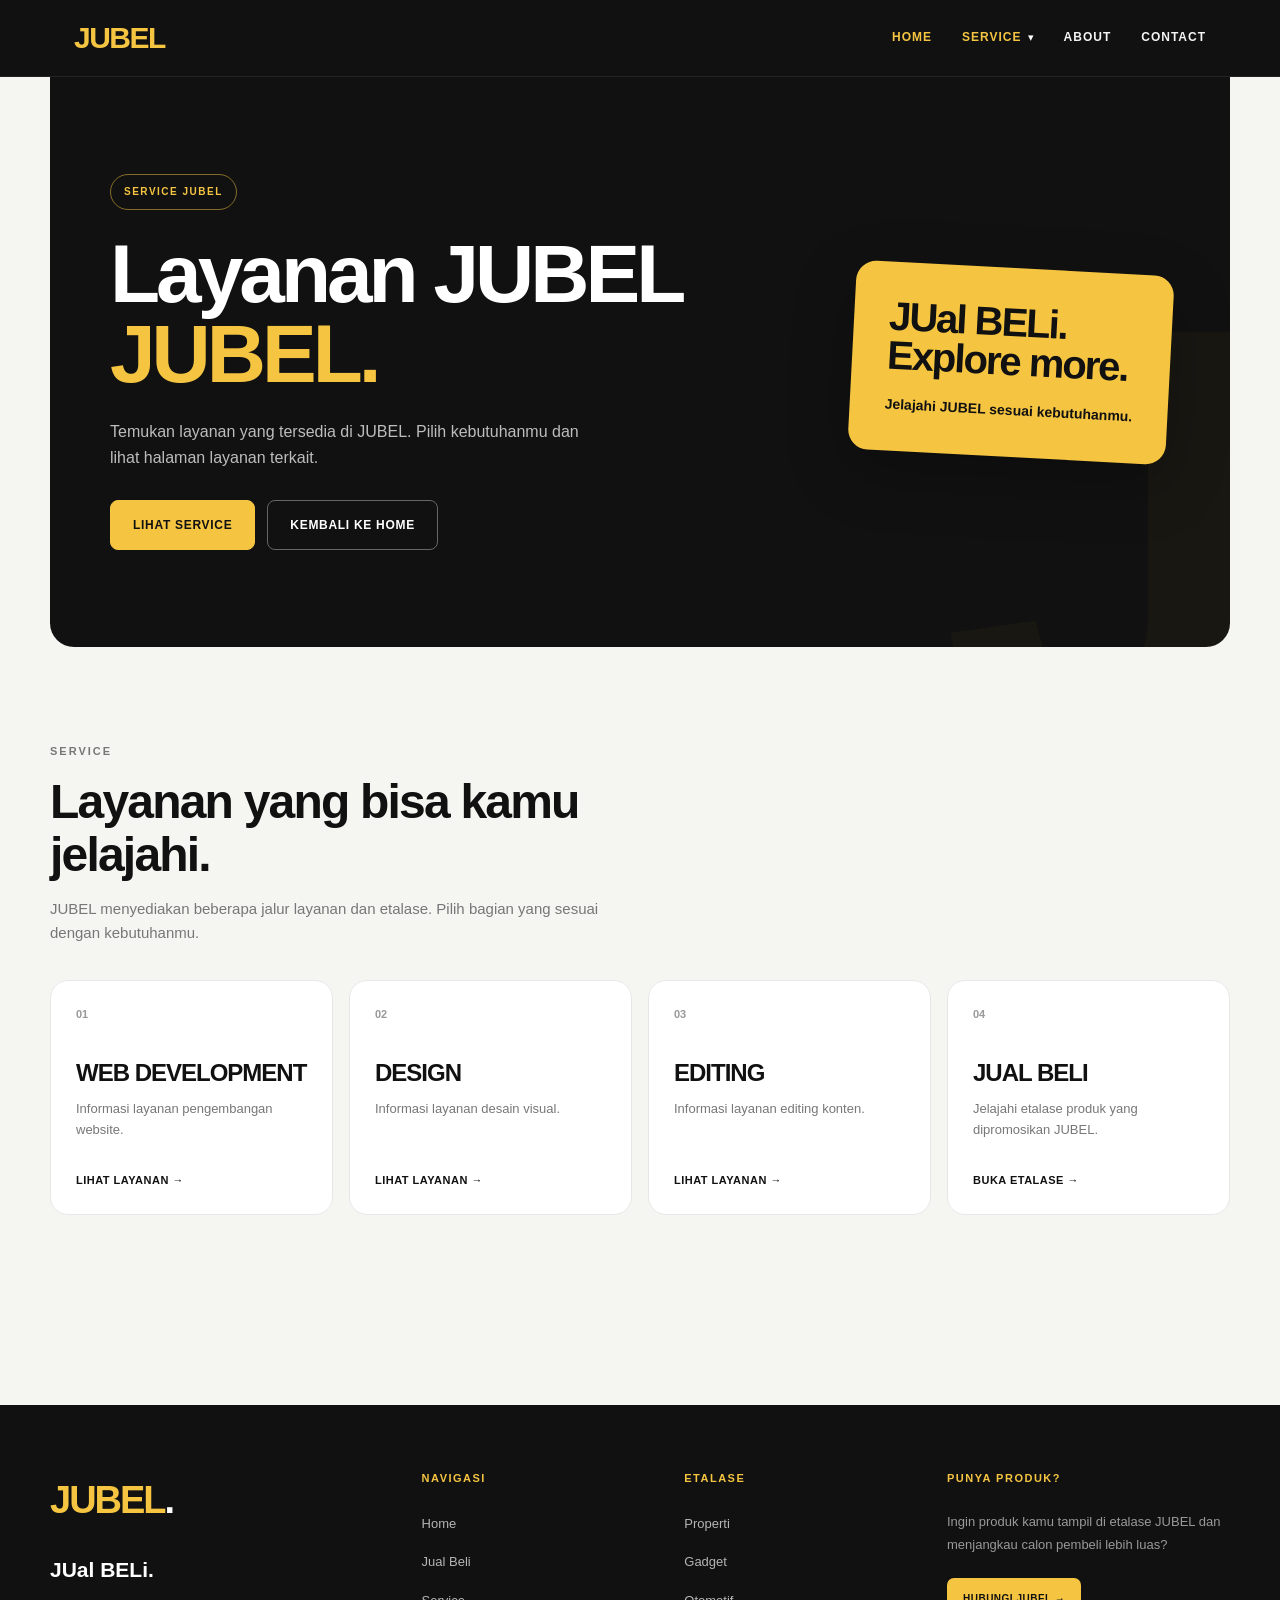
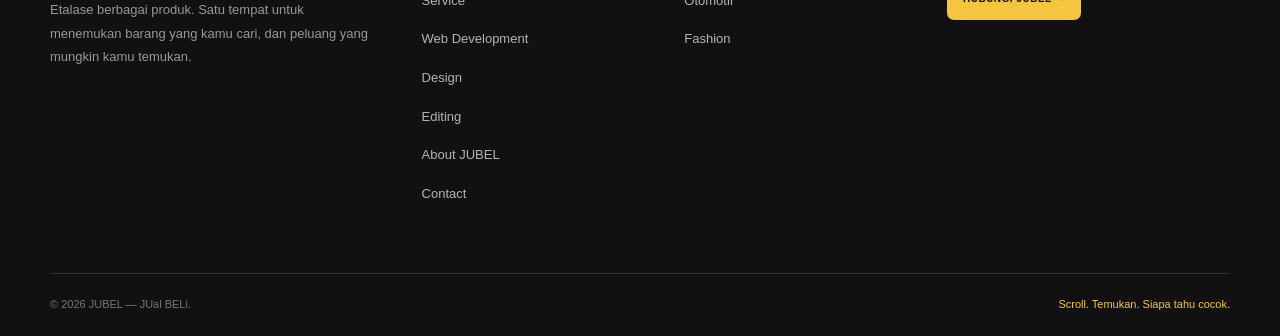
<file: service.html>
<!DOCTYPE html>
<html lang="id">
<head>
  <meta charset="UTF-8">
  <meta name="viewport" content="width=device-width, initial-scale=1">
  <title>SERVICE | JUBEL</title>
  <link rel="stylesheet" href="css/style.css">
</head>
<body>
<header class="navbar">
  <div class="nav-inner">
    <a class="brand" href="index.html">JUBEL</a>
    <button class="nav-toggle" aria-label="Buka menu" aria-expanded="false" aria-controls="menu">&#9776;</button>
    <nav id="menu" aria-label="Menu utama">
      <ul class="menu">
        <li><a href="index.html" aria-current="page">HOME</a></li>
        <li class="has-sub">
          <a href="service.html" aria-current="page">SERVICE</a><button class="sub-toggle" aria-label="Buka submenu SERVICE">&#9662;</button>
          <ul class="sub">
            <li><a href="web-development.html">WEB DEVELOPMENT</a></li>
            <li class="has-sub">
              <a href="jual-beli.html">JUAL BELI</a><button class="sub-toggle" aria-label="Buka submenu JUAL BELI">&#9662;</button>
              <ul class="sub sub-level2">
            <li><a href="kategori.html?cat=properti">Properti</a></li>
            <li><a href="kategori.html?cat=gadget">GADGET</a></li>
            <li><a href="kategori.html?cat=otomotif">OTOMOTIF</a></li>
            <li><a href="kategori.html?cat=fashion">FASHION</a></li>
</ul>
            </li>
            <li><a href="design.html">DESIGN</a></li>
            <li><a href="editing.html">EDITING</a></li>
          </ul>
        </li>
        <li><a href="about.html">ABOUT</a></li>
        <li><a href="contact.html">CONTACT</a></li>
      </ul>
    </nav>
  </div>
</header>
<main class="container home-page">
  <section class="hero reveal">
    <div class="hero-content">
      <span class="hero-badge">SERVICE JUBEL</span>
      <h1>Layanan JUBEL<br><span>JUBEL.</span></h1>
      <p>Temukan layanan yang tersedia di JUBEL. Pilih kebutuhanmu dan lihat halaman layanan terkait.</p>
      <div class="hero-actions">
        <a href="service.html" class="btn-primary">LIHAT SERVICE</a>
        <a href="index.html" class="btn-secondary">KEMBALI KE HOME</a>
      </div>
    </div>
    <div class="hero-highlight"><h2>JUal BELi.<br>Explore more.</h2><p>Jelajahi JUBEL sesuai kebutuhanmu.</p></div>
  </section>
  <section class="home-section reveal"><div class="section-heading"><span class="section-label">SERVICE</span><h2>Layanan yang bisa kamu jelajahi.</h2><p>JUBEL menyediakan beberapa jalur layanan dan etalase. Pilih bagian yang sesuai dengan kebutuhanmu.</p></div><div class="category-grid"><a class="category-card" href="web-development.html"><span class="category-number">01</span><h3>WEB DEVELOPMENT</h3><p>Informasi layanan pengembangan website.</p><span class="category-link">LIHAT LAYANAN &rarr;</span></a><a class="category-card" href="design.html"><span class="category-number">02</span><h3>DESIGN</h3><p>Informasi layanan desain visual.</p><span class="category-link">LIHAT LAYANAN &rarr;</span></a><a class="category-card" href="editing.html"><span class="category-number">03</span><h3>EDITING</h3><p>Informasi layanan editing konten.</p><span class="category-link">LIHAT LAYANAN &rarr;</span></a><a class="category-card" href="jual-beli.html"><span class="category-number">04</span><h3>JUAL BELI</h3><p>Jelajahi etalase produk yang dipromosikan JUBEL.</p><span class="category-link">BUKA ETALASE &rarr;</span></a></div></section>
</main>
<footer class="site-footer">

  <div class="footer-main">

    <!-- BRAND -->
    <div class="footer-brand">
      <a href="index.html" class="footer-logo">JUBEL<span>.</span></a>

      <h2>JUal BELi.</h2>

      <p>
        Etalase berbagai produk. Satu tempat untuk menemukan
        barang yang kamu cari, dan peluang yang mungkin kamu temukan.
      </p>
    </div>

    <!-- NAVIGATION -->
    <div class="footer-column">
      <h3>NAVIGASI</h3>
      <ul>
        <li><a href="index.html">Home</a></li>
        <li><a href="jual-beli.html">Jual Beli</a></li>
        
        <li><a href="service.html">Service</a></li>
        <li><a href="web-development.html">Web Development</a></li>
        <li><a href="design.html">Design</a></li>
        <li><a href="editing.html">Editing</a></li>
        <li><a href="about.html">About JUBEL</a></li>
        <li><a href="contact.html">Contact</a></li>
      </ul>
    </div>

    <!-- CATEGORIES -->
    <div class="footer-column">
      <h3>ETALASE</h3>
      <ul>
        <li><a href="kategori.html?cat=properti">Properti</a></li>
        <li><a href="kategori.html?cat=gadget">Gadget</a></li>
        <li><a href="kategori.html?cat=otomotif">Otomotif</a></li>
        <li><a href="kategori.html?cat=fashion">Fashion</a></li>
      </ul>
    </div>
<!-- CONTACT / SELLER -->
    <div class="footer-column footer-contact">
      <h3>PUNYA PRODUK?</h3>

      <p>
        Ingin produk kamu tampil di etalase JUBEL
        dan menjangkau calon pembeli lebih luas?
      </p>

      <a href="contact.html" class="footer-cta">
        HUBUNGI JUBEL &rarr;
      </a>
    </div>

  </div>

  <!-- FOOTER BOTTOM -->
  <div class="footer-bottom">
    <p>&copy; 2026 JUBEL — JUal BELi.</p>

    <p class="footer-bottom-tagline">
      Scroll. Temukan. Siapa tahu cocok.
    </p>
  </div>

</footer>
<script src="js/script.js"></script>
</body>
</html>
</file>
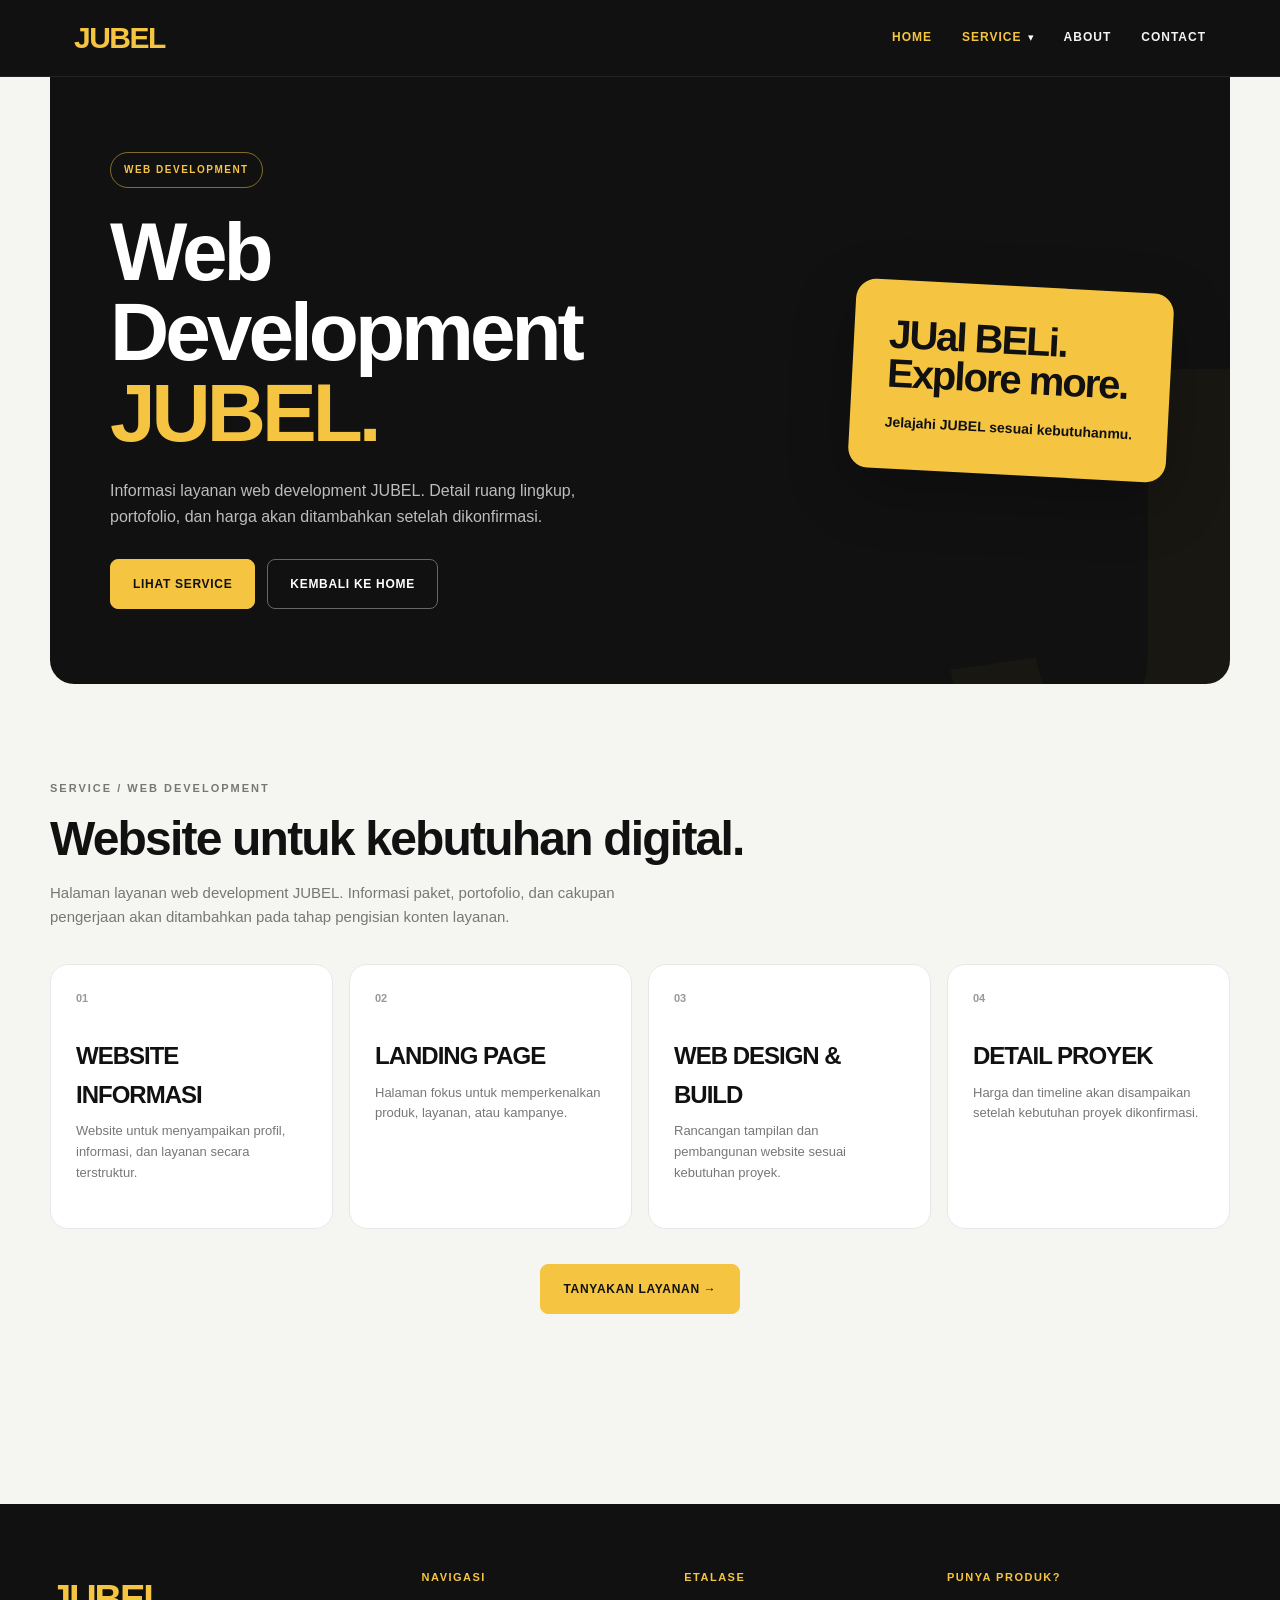
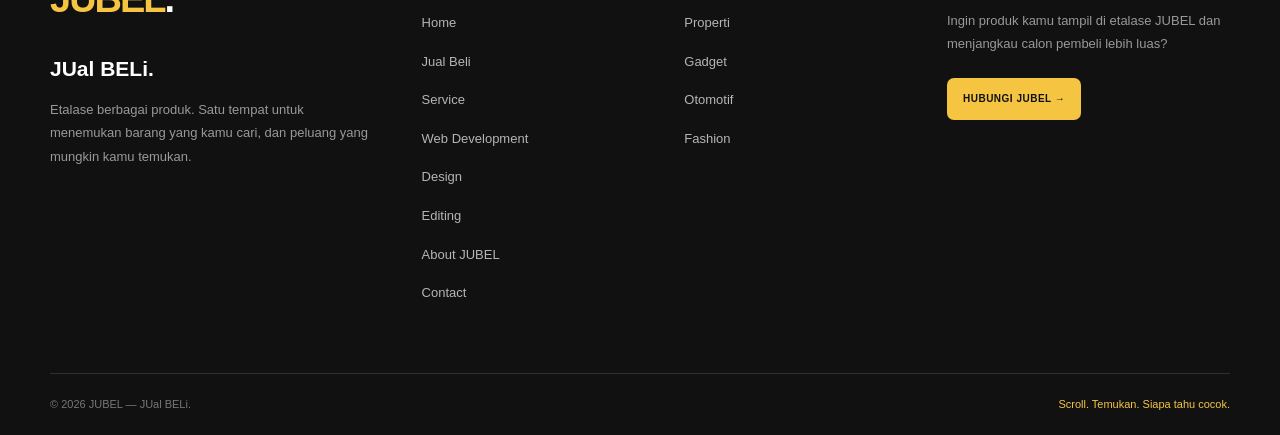
<file: web-development.html>
<!DOCTYPE html>
<html lang="id">
<head>
  <meta charset="UTF-8">
  <meta name="viewport" content="width=device-width, initial-scale=1">
  <title>WEB DEVELOPMENT | JUBEL</title>
  <link rel="stylesheet" href="css/style.css">
</head>
<body>
<header class="navbar">
  <div class="nav-inner">
    <a class="brand" href="index.html">JUBEL</a>
    <button class="nav-toggle" aria-label="Buka menu" aria-expanded="false" aria-controls="menu">&#9776;</button>
    <nav id="menu" aria-label="Menu utama">
      <ul class="menu">
        <li><a href="index.html" aria-current="page">HOME</a></li>
        <li class="has-sub">
          <a href="service.html" aria-current="page">SERVICE</a><button class="sub-toggle" aria-label="Buka submenu SERVICE">&#9662;</button>
          <ul class="sub">
            <li><a href="web-development.html" aria-current="page">WEB DEVELOPMENT</a></li>
            <li class="has-sub">
              <a href="jual-beli.html">JUAL BELI</a><button class="sub-toggle" aria-label="Buka submenu JUAL BELI">&#9662;</button>
              <ul class="sub sub-level2">
            <li><a href="kategori.html?cat=properti">Properti</a></li>
            <li><a href="kategori.html?cat=gadget">GADGET</a></li>
            <li><a href="kategori.html?cat=otomotif">OTOMOTIF</a></li>
            <li><a href="kategori.html?cat=fashion">FASHION</a></li>
</ul>
            </li>
            <li><a href="design.html">DESIGN</a></li>
            <li><a href="editing.html">EDITING</a></li>
          </ul>
        </li>
        <li><a href="about.html">ABOUT</a></li>
        <li><a href="contact.html">CONTACT</a></li>
      </ul>
    </nav>
  </div>
</header>
<main class="container home-page">
  <section class="hero reveal">
    <div class="hero-content">
      <span class="hero-badge">WEB DEVELOPMENT</span>
      <h1>Web Development<br><span>JUBEL.</span></h1>
      <p>Informasi layanan web development JUBEL. Detail ruang lingkup, portofolio, dan harga akan ditambahkan setelah dikonfirmasi.</p>
      <div class="hero-actions">
        <a href="service.html" class="btn-primary">LIHAT SERVICE</a>
        <a href="index.html" class="btn-secondary">KEMBALI KE HOME</a>
      </div>
    </div>
    <div class="hero-highlight"><h2>JUal BELi.<br>Explore more.</h2><p>Jelajahi JUBEL sesuai kebutuhanmu.</p></div>
  </section>
  <section class="home-section reveal"><div class="section-heading"><span class="section-label">SERVICE / WEB DEVELOPMENT</span><h2>Website untuk kebutuhan digital.</h2><p>Halaman layanan web development JUBEL. Informasi paket, portofolio, dan cakupan pengerjaan akan ditambahkan pada tahap pengisian konten layanan.</p></div><div class="category-grid"><div class="category-card"><span class="category-number">01</span><h3>WEBSITE INFORMASI</h3><p>Website untuk menyampaikan profil, informasi, dan layanan secara terstruktur.</p></div><div class="category-card"><span class="category-number">02</span><h3>LANDING PAGE</h3><p>Halaman fokus untuk memperkenalkan produk, layanan, atau kampanye.</p></div><div class="category-card"><span class="category-number">03</span><h3>WEB DESIGN & BUILD</h3><p>Rancangan tampilan dan pembangunan website sesuai kebutuhan proyek.</p></div><div class="category-card"><span class="category-number">04</span><h3>DETAIL PROYEK</h3><p>Harga dan timeline akan disampaikan setelah kebutuhan proyek dikonfirmasi.</p></div></div><div class="section-footer"><a href="contact.html" class="btn-primary">TANYAKAN LAYANAN &rarr;</a></div></section>
</main>
<footer class="site-footer">

  <div class="footer-main">

    <!-- BRAND -->
    <div class="footer-brand">
      <a href="index.html" class="footer-logo">JUBEL<span>.</span></a>

      <h2>JUal BELi.</h2>

      <p>
        Etalase berbagai produk. Satu tempat untuk menemukan
        barang yang kamu cari, dan peluang yang mungkin kamu temukan.
      </p>
    </div>

    <!-- NAVIGATION -->
    <div class="footer-column">
      <h3>NAVIGASI</h3>
      <ul>
        <li><a href="index.html">Home</a></li>
        <li><a href="jual-beli.html">Jual Beli</a></li>
        
        <li><a href="service.html">Service</a></li>
        <li><a href="web-development.html">Web Development</a></li>
        <li><a href="design.html">Design</a></li>
        <li><a href="editing.html">Editing</a></li>
        <li><a href="about.html">About JUBEL</a></li>
        <li><a href="contact.html">Contact</a></li>
      </ul>
    </div>

    <!-- CATEGORIES -->
    <div class="footer-column">
      <h3>ETALASE</h3>
      <ul>
        <li><a href="kategori.html?cat=properti">Properti</a></li>
        <li><a href="kategori.html?cat=gadget">Gadget</a></li>
        <li><a href="kategori.html?cat=otomotif">Otomotif</a></li>
        <li><a href="kategori.html?cat=fashion">Fashion</a></li>
      </ul>
    </div>
<!-- CONTACT / SELLER -->
    <div class="footer-column footer-contact">
      <h3>PUNYA PRODUK?</h3>

      <p>
        Ingin produk kamu tampil di etalase JUBEL
        dan menjangkau calon pembeli lebih luas?
      </p>

      <a href="contact.html" class="footer-cta">
        HUBUNGI JUBEL &rarr;
      </a>
    </div>

  </div>

  <!-- FOOTER BOTTOM -->
  <div class="footer-bottom">
    <p>&copy; 2026 JUBEL — JUal BELi.</p>

    <p class="footer-bottom-tagline">
      Scroll. Temukan. Siapa tahu cocok.
    </p>
  </div>

</footer>
<script src="js/script.js"></script>
</body>
</html>
</file>
<file: css/style.css>
/* =========================================
   JUBEL - JUal BELi
   Modern / Bold / Black / Yellow
========================================= */

:root {
  --jubel-black: #111111;
  --jubel-dark: #191919;
  --jubel-yellow: #f5c542;
  --jubel-white: #ffffff;
  --jubel-light: #f5f5f2;
  --jubel-gray: #777777;
  --jubel-border: #e7e7e7;
  --jubel-radius: 18px;
  --jubel-container: 1180px;
}

* {
  margin: 0;
  padding: 0;
  box-sizing: border-box;
}

html {
  scroll-behavior: smooth;
}

body {
  font-family: Arial, Helvetica, sans-serif;
  background: var(--jubel-light);
  color: var(--jubel-black);
  line-height: 1.6;
  overflow-x: hidden;
}

img {
  display: block;
  max-width: 100%;
}

a {
  color: inherit;
  text-decoration: none;
}

button {
  font: inherit;
}


/* =========================================
   NAVBAR
========================================= */

.navbar {
  background: var(--jubel-black);
  color: var(--jubel-white);
  position: sticky;
  top: 0;
  z-index: 999;
  border-bottom: 1px solid rgba(255,255,255,.08);
}

.nav-inner {
  max-width: var(--jubel-container);
  margin: auto;
  padding: 0 24px;
  min-height: 76px;
  display: flex;
  align-items: center;
  justify-content: space-between;
}

.brand {
  font-size: 30px;
  font-weight: 900;
  letter-spacing: -1.5px;
  color: var(--jubel-yellow);
}

.nav-toggle {
  display: none;
  color: white;
  background: transparent;
  border: 0;
  font-size: 28px;
  cursor: pointer;
}

.menu {
  display: flex;
  align-items: center;
  gap: 30px;
  list-style: none;
}

.menu li {
  position: relative;
}

.menu > li > a {
  display: inline-block;
  padding: 26px 0;
  color: #f4f4f4;
  font-size: 12px;
  font-weight: 700;
  letter-spacing: 1px;
  transition: color .25s ease;
}

.menu > li > a:hover,
.menu > li > a[aria-current="page"] {
  color: var(--jubel-yellow);
}

.sub-toggle {
  border: 0;
  background: transparent;
  color: white;
  cursor: pointer;
  margin-left: 6px;
  font-size: 11px;
}

.sub {
  list-style: none;
  position: absolute;
  top: 100%;
  left: 0;
  min-width: 210px;
  padding: 10px;
  background: #222;
  border: 1px solid #333;
  border-radius: 12px;
  display: none;
  z-index: 1000;
}

.has-sub:hover > .sub {
  display: block;
}

.sub li a {
  display: block;
  color: #eee;
  font-size: 12px;
  padding: 11px 12px;
  border-radius: 7px;
  transition: .2s;
}

.sub li a:hover {
  background: var(--jubel-yellow);
  color: #111;
}

.sub-level2 {
  left: 100%;
  top: 0;
}


/* =========================================
   GENERAL CONTAINER
========================================= */

.container {
  width: min(100% - 40px, var(--jubel-container));
  margin: auto;
}

.home-page {
  padding-bottom: 60px;
}

.home-section {
  padding: 90px 0;
}

.section-heading {
  max-width: 700px;
  margin-bottom: 35px;
}

.section-label {
  display: inline-block;
  font-size: 11px;
  font-weight: 900;
  letter-spacing: 2px;
  color: #777;
  margin-bottom: 14px;
}

.section-heading h2 {
  font-size: clamp(30px, 5vw, 48px);
  line-height: 1.12;
  letter-spacing: -1.8px;
  font-weight: 900;
  margin-bottom: 15px;
}

.section-heading p {
  color: var(--jubel-gray);
  max-width: 580px;
  font-size: 15px;
}


/* =========================================
   BUTTONS
========================================= */

.btn-primary,
.btn-secondary {
  min-height: 50px;
  display: inline-flex;
  align-items: center;
  justify-content: center;
  padding: 14px 22px;
  font-size: 12px;
  font-weight: 900;
  letter-spacing: .7px;
  border-radius: 8px;
  transition: .25s ease;
}

.btn-primary {
  background: var(--jubel-yellow);
  color: #111;
  border: 1px solid var(--jubel-yellow);
}

.btn-primary:hover {
  background: #111;
  color: var(--jubel-yellow);
  border-color: #111;
  transform: translateY(-2px);
}

.btn-secondary {
  background: transparent;
  color: #111;
  border: 1px solid #111;
}

.btn-secondary:hover {
  background: #111;
  color: white;
  transform: translateY(-2px);
}


/* =========================================
   HERO SECTION
========================================= */

.hero {
  min-height: 570px;
  background: var(--jubel-black);
  color: white;
  border-radius: 0 0 24px 24px;
  padding: 75px 60px;
  position: relative;
  overflow: hidden;
  display: grid;
  grid-template-columns: 1.4fr .8fr;
  align-items: center;
  gap: 40px;
}

.hero::after {
  content: "J";
  position: absolute;
  right: -45px;
  bottom: -190px;
  font-size: 600px;
  font-weight: 900;
  line-height: 1;
  color: rgba(245,197,66,.035);
  pointer-events: none;
}

.hero-content {
  position: relative;
  z-index: 2;
  max-width: 720px;
}

.hero-badge {
  display: inline-block;
  padding: 9px 13px;
  border: 1px solid rgba(245,197,66,.5);
  border-radius: 50px;
  color: var(--jubel-yellow);
  font-size: 10px;
  font-weight: 800;
  letter-spacing: 1.5px;
  margin-bottom: 24px;
}

.hero h1 {
  font-size: clamp(44px, 7vw, 82px);
  line-height: .98;
  letter-spacing: -4px;
  font-weight: 900;
  margin-bottom: 25px;
}

.hero h1 span {
  color: var(--jubel-yellow);
}

.hero-content > p {
  max-width: 490px;
  color: #bdbdbd;
  font-size: 16px;
  margin-bottom: 30px;
}

.hero-actions {
  display: flex;
  flex-wrap: wrap;
  gap: 12px;
}

.hero .btn-secondary {
  color: white;
  border-color: #666;
}

.hero .btn-secondary:hover {
  background: white;
  color: black;
}

.hero-highlight {
  position: relative;
  z-index: 2;
  background: var(--jubel-yellow);
  color: var(--jubel-black);
  padding: 35px;
  border-radius: 20px;
  transform: rotate(3deg);
  max-width: 350px;
  justify-self: end;
  box-shadow: 0 20px 60px rgba(0,0,0,.25);
}

.hero-highlight h2 {
  font-size: 40px;
  line-height: .98;
  letter-spacing: -2px;
  font-weight: 900;
  margin-bottom: 18px;
}

.hero-highlight p {
  font-size: 14px;
  font-weight: 600;
}


/* =========================================
   CATEGORY GRID
========================================= */

.category-grid {
  display: grid;
  grid-template-columns: repeat(4, 1fr);
  gap: 16px;
}

.category-card {
  min-height: 235px;
  background: white;
  border: 1px solid var(--jubel-border);
  border-radius: var(--jubel-radius);
  padding: 25px;
  display: flex;
  flex-direction: column;
  transition: .3s ease;
  overflow: hidden;
  position: relative;
}

.category-card:hover {
  background: var(--jubel-yellow);
  border-color: var(--jubel-yellow);
  transform: translateY(-6px);
}

.category-number {
  font-size: 11px;
  font-weight: 800;
  color: #999;
  margin-bottom: 30px;
}

.category-card h3 {
  font-size: 24px;
  font-weight: 900;
  letter-spacing: -1px;
  margin-bottom: 7px;
}

.category-card p {
  color: #777;
  font-size: 13px;
  margin-bottom: 20px;
}

.category-card:hover p {
  color: #333;
}

.category-link {
  font-size: 11px;
  font-weight: 900;
  letter-spacing: .5px;
  margin-top: auto;
}


/* =========================================
   FEATURED PRODUCTS
========================================= */

.featured-section {
  background: white;
  padding: 75px 30px;
  border-radius: 24px;
}

.featured-grid {
  display: grid;
  grid-template-columns: repeat(3, 1fr);
  gap: 22px;
}

.product-card {
  border: 1px solid var(--jubel-border);
  border-radius: 16px;
  overflow: hidden;
  background: white;
  transition: .3s ease;
}

.product-card:hover {
  transform: translateY(-5px);
  box-shadow: 0 15px 35px rgba(0,0,0,.08);
}

.product-image {
  height: 270px;
  position: relative;
  overflow: hidden;
  background: #eee;
}

.product-image img {
  width: 100%;
  height: 100%;
  object-fit: cover;
  transition: transform .5s ease;
}

.product-card:hover .product-image img {
  transform: scale(1.05);
}

.product-tag {
  position: absolute;
  top: 15px;
  left: 15px;
  background: var(--jubel-yellow);
  color: #111;
  font-size: 10px;
  font-weight: 900;
  padding: 8px 12px;
  border-radius: 5px;
  letter-spacing: .5px;
}

.product-info {
  padding: 22px;
}

.product-category {
  font-size: 10px;
  font-weight: 800;
  color: #888;
  letter-spacing: 1px;
}

.product-info h3 {
  font-size: 20px;
  line-height: 1.3;
  letter-spacing: -.5px;
  margin: 10px 0;
  font-weight: 900;
}

.product-info p {
  color: #777;
  font-size: 13px;
  margin-bottom: 20px;
}

.product-button {
  display: inline-flex;
  align-items: center;
  justify-content: center;
  background: #111;
  color: white;
  padding: 13px 16px;
  border-radius: 7px;
  font-size: 11px;
  font-weight: 800;
  letter-spacing: .5px;
  transition: .25s;
}

.product-button:hover {
  background: var(--jubel-yellow);
  color: #111;
}

.section-footer {
  margin-top: 35px;
  text-align: center;
}


/* =========================================
   ABOUT JUBEL
========================================= */

.jubel-about {
  margin: 80px 0;
  background: var(--jubel-yellow);
  border-radius: 24px;
  padding: 70px 55px;
}

.about-content {
  max-width: 800px;
}

.jubel-about .section-label {
  color: #55451b;
}

.about-content h2 {
  font-size: clamp(35px, 6vw, 64px);
  line-height: 1.05;
  font-weight: 900;
  letter-spacing: -2.5px;
  margin-bottom: 25px;
}

.about-content p {
  max-width: 680px;
  font-size: 15px;
  color: #333;
  margin-bottom: 16px;
}

.text-link {
  display: inline-block;
  font-size: 12px;
  font-weight: 900;
  margin-top: 15px;
  padding-bottom: 5px;
  border-bottom: 2px solid #111;
}


/* =========================================
   BENEFITS
========================================= */

.benefit-grid {
  display: grid;
  grid-template-columns: repeat(3, 1fr);
  gap: 20px;
}

.benefit-card {
  border-top: 3px solid #111;
  padding: 25px 5px;
}

.benefit-card h3 {
  font-size: 20px;
  font-weight: 900;
  letter-spacing: -.5px;
  margin-bottom: 12px;
}

.benefit-card p {
  font-size: 14px;
  color: #777;
}


/* =========================================
   SELLER CTA
========================================= */

.seller-cta {
  background: #111;
  color: white;
  border-radius: 24px;
  padding: 70px 55px;
  position: relative;
  overflow: hidden;
}

.seller-cta::after {
  content: "SELL";
  position: absolute;
  right: -30px;
  bottom: -70px;
  font-size: 230px;
  font-weight: 900;
  color: rgba(255,255,255,.03);
  pointer-events: none;
}

.seller-cta-content {
  max-width: 700px;
  position: relative;
  z-index: 2;
}

.seller-cta .section-label {
  color: var(--jubel-yellow);
}

.seller-cta h2 {
  font-size: clamp(38px, 6vw, 68px);
  line-height: 1;
  letter-spacing: -3px;
  font-weight: 900;
  margin-bottom: 25px;
}

.seller-cta p {
  max-width: 550px;
  color: #aaa;
  font-size: 15px;
  margin-bottom: 30px;
}


/* =========================================
   CLOSING CTA
========================================= */

.home-closing {
  text-align: center;
  padding: 100px 20px 60px;
}

.home-closing .section-label {
  color: #888;
}

.home-closing h2 {
  font-size: clamp(42px, 7vw, 80px);
  line-height: .98;
  font-weight: 900;
  letter-spacing: -3px;
  margin-bottom: 25px;
}

.home-closing p {
  color: #777;
  font-size: 15px;
  margin-bottom: 30px;
}


/* =========================================
   REVEAL ANIMATION
========================================= */

.reveal {
  animation: jubelReveal .7s ease both;
}

@keyframes jubelReveal {
  from {
    opacity: 0;
    transform: translateY(20px);
  }
  to {
    opacity: 1;
    transform: translateY(0);
  }
}


/* =========================================
   RESPONSIVE TABLET
========================================= */

@media (max-width: 900px) {

  .hero {
    grid-template-columns: 1fr;
    padding: 55px 35px;
    gap: 35px;
  }

  .hero-highlight {
    justify-self: start;
    max-width: 400px;
    transform: rotate(0);
  }

  .category-grid {
    grid-template-columns: repeat(2, 1fr);
  }

  .featured-grid {
    grid-template-columns: repeat(2, 1fr);
  }

  .featured-grid .product-card:last-child {
    display: none;
  }

  .benefit-grid {
    grid-template-columns: 1fr;
    gap: 10px;
  }

}


/* =========================================
   RESPONSIVE MOBILE / ANDROID
========================================= */

@media (max-width: 650px) {

  .nav-inner {
    min-height: 65px;
    padding: 0 18px;
  }

  .brand {
    font-size: 27px;
  }

  .nav-toggle {
    display: block;
  }

  .menu {
    display: none;
    position: absolute;
    top: 65px;
    left: 0;
    width: 100%;
    background: #111;
    padding: 12px 20px 22px;
    flex-direction: column;
    align-items: stretch;
    gap: 0;
    border-top: 1px solid #333;
  }

  .menu.active {
    display: flex;
  }

  .menu > li > a {
    display: block;
    padding: 15px 0;
    border-bottom: 1px solid #2c2c2c;
  }

  .sub-toggle {
    position: absolute;
    right: 0;
    top: 12px;
    padding: 8px 12px;
  }

  .sub {
    position: static;
    width: 100%;
    border: 0;
    background: #1c1c1c;
    padding: 5px 10px;
    border-radius: 8px;
  }

  .has-sub:hover > .sub {
    display: none;
  }

  .has-sub.open > .sub {
    display: block;
  }

  .sub-level2 {
    position: static;
  }

  .container {
    width: calc(100% - 28px);
  }

  .home-section {
    padding: 55px 0;
  }

  .hero {
    padding: 42px 22px;
    min-height: auto;
    border-radius: 0 0 18px 18px;
  }

  .hero h1 {
    font-size: 48px;
    letter-spacing: -2.8px;
  }

  .hero-content > p {
    font-size: 14px;
  }

  .hero-actions {
    flex-direction: column;
    align-items: stretch;
  }

  .hero-actions a {
    width: 100%;
  }

  .hero-highlight {
    width: 100%;
    padding: 25px;
  }

  .hero-highlight h2 {
    font-size: 34px;
  }

  .section-heading h2 {
    font-size: 34px;
    letter-spacing: -1.2px;
  }

  .category-grid {
    gap: 10px;
  }

  .category-card {
    min-height: 190px;
    padding: 18px;
    border-radius: 13px;
  }

  .category-number {
    margin-bottom: 22px;
  }

  .category-card h3 {
    font-size: 20px;
  }

  .category-card p {
    font-size: 12px;
  }

  .featured-section {
    padding: 30px 16px;
    border-radius: 17px;
  }

  .featured-grid {
    grid-template-columns: 1fr;
    gap: 15px;
  }

  .featured-grid .product-card:last-child {
    display: block;
  }

  .product-image {
    height: 250px;
  }

  .product-info {
    padding: 18px;
  }

  .jubel-about {
    margin: 50px 0;
    padding: 40px 23px;
    border-radius: 17px;
  }

  .about-content h2 {
    font-size: 42px;
    letter-spacing: -1.8px;
  }

  .about-content p {
    font-size: 14px;
  }

  .benefit-card {
    padding: 20px 0;
  }

  .seller-cta {
    padding: 40px 23px;
    border-radius: 17px;
  }

  .seller-cta h2 {
    font-size: 43px;
    letter-spacing: -2px;
  }

  .seller-cta p {
    font-size: 14px;
  }

  .seller-cta .btn-primary {
    width: 100%;
    text-align: center;
  }

  .home-closing {
    padding: 65px 10px 35px;
  }

  .home-closing h2 {
    font-size: 48px;
    letter-spacing: -2px;
  }

  .home-closing .btn-primary {
    width: 100%;
  }

}


/* =========================================
   SMALL PHONE
========================================= */

@media (max-width: 380px) {

  .hero h1 {
    font-size: 40px;
  }

  .category-card {
    padding: 14px;
  }

  .category-card h3 {
    font-size: 18px;
  }

  .category-card p {
    font-size: 11px;
  }

  .seller-cta h2 {
    font-size: 36px;
  }

}


/* =========================================
   ACCESSIBILITY
========================================= */

@media (prefers-reduced-motion: reduce) {
  *,
  *::before,
  *::after {
    animation-duration: .01ms !important;
    transition-duration: .01ms !important;
    scroll-behavior: auto !important;
  }
}


/* =========================================
   JUBEL MOBILE HERO FIX
   Override khusus tampilan HP
========================================= */

@media (max-width: 650px) {

  .hero {
    display: flex;
    flex-direction: column;
    align-items: stretch;
    gap: 28px;
    padding: 36px 22px 28px;
    min-height: auto;
  }

  .hero-content {
    width: 100%;
  }

  .hero-badge {
    font-size: 9px;
    padding: 8px 11px;
    margin-bottom: 22px;
  }

  .hero h1 {
    font-size: clamp(43px, 11vw, 54px);
    line-height: 1.02;
    letter-spacing: -2.8px;
    margin-bottom: 20px;
  }

  .hero-content > p {
    font-size: 15px;
    line-height: 1.65;
    margin-bottom: 26px;
  }

  /* Tombol berdampingan, bukan bertumpuk */
  .hero-actions {
    display: flex;
    flex-direction: row;
    flex-wrap: wrap;
    align-items: center;
    gap: 10px;
  }

  .hero-actions a {
    width: auto;
    min-height: 48px;
    padding: 13px 15px;
    font-size: 10px;
    flex: 0 0 auto;
  }

  .hero-highlight {
    width: 100%;
    max-width: none;
    padding: 25px;
    transform: rotate(0deg);
    border-radius: 17px;
    margin-top: 0;
  }

  .hero-highlight h2 {
    font-size: 35px;
    line-height: 1;
    letter-spacing: -1.8px;
    margin-bottom: 13px;
  }

  .hero-highlight p {
    font-size: 13px;
    line-height: 1.5;
  }

}


/* HP kecil */
@media (max-width: 380px) {

  .hero {
    padding: 30px 17px 23px;
    gap: 24px;
  }

  .hero h1 {
    font-size: 41px;
    letter-spacing: -2.5px;
  }

  .hero-content > p {
    font-size: 14px;
  }

  .hero-actions {
    gap: 8px;
  }

  .hero-actions a {
    padding: 12px 11px;
    font-size: 9px;
  }

}


/* =========================================
   JUBEL GLOBAL FOOTER
========================================= */

.site-footer {
  background: #111111;
  color: #ffffff;
  padding: 65px 35px 22px;
  margin-top: 40px;
}

.footer-main {
  width: min(100%, 1180px);
  margin: 0 auto;
  display: grid;
  grid-template-columns: 1.5fr 1fr 1fr 1.3fr;
  gap: 45px;
  padding-bottom: 55px;
}

.footer-brand {
  max-width: 320px;
}

.footer-logo {
  display: inline-block;
  font-size: 38px;
  font-weight: 900;
  color: #f5c542;
  letter-spacing: -2px;
  margin-bottom: 22px;
}

.footer-logo span {
  color: #ffffff;
}

.footer-brand h2 {
  font-size: 21px;
  font-weight: 900;
  margin-bottom: 12px;
}

.footer-brand p {
  color: #999999;
  font-size: 13px;
  line-height: 1.8;
}

.footer-column h3 {
  font-size: 11px;
  font-weight: 900;
  color: #f5c542;
  letter-spacing: 1.5px;
  margin-bottom: 22px;
}

.footer-column ul {
  list-style: none;
}

.footer-column ul li {
  margin-bottom: 13px;
}

.footer-column ul li a {
  color: #b5b5b5;
  font-size: 13px;
  transition: .25s ease;
}

.footer-column ul li a:hover {
  color: #f5c542;
  padding-left: 4px;
}

.footer-contact p {
  font-size: 13px;
  line-height: 1.8;
  color: #999999;
  margin-bottom: 22px;
}

.footer-cta {
  display: inline-block;
  background: #f5c542;
  color: #111111;
  padding: 13px 16px;
  border-radius: 7px;
  font-size: 10px;
  font-weight: 900;
  letter-spacing: .5px;
  transition: .25s;
}

.footer-cta:hover {
  background: #ffffff;
  transform: translateY(-2px);
}

.footer-bottom {
  width: min(100%, 1180px);
  margin: 0 auto;
  padding-top: 22px;
  border-top: 1px solid #303030;
  display: flex;
  justify-content: space-between;
  gap: 15px;
  flex-wrap: wrap;
}

.footer-bottom p {
  font-size: 11px;
  color: #777777;
}

.footer-bottom-tagline {
  color: #f5c542 !important;
}


/* FOOTER TABLET */
@media (max-width: 900px) {

  .footer-main {
    grid-template-columns: repeat(2, 1fr);
    gap: 40px;
  }

}


/* FOOTER MOBILE */
@media (max-width: 650px) {

  .site-footer {
    padding: 45px 22px 20px;
    margin-top: 25px;
  }

  .footer-main {
    grid-template-columns: 1fr 1fr;
    gap: 35px 22px;
    padding-bottom: 35px;
  }

  .footer-brand {
    grid-column: 1 / -1;
    max-width: 100%;
  }

  .footer-logo {
    font-size: 34px;
    margin-bottom: 12px;
  }

  .footer-brand h2 {
    font-size: 19px;
  }

  .footer-brand p {
    max-width: 340px;
  }

  .footer-column h3 {
    margin-bottom: 16px;
    font-size: 10px;
  }

  .footer-column ul li {
    margin-bottom: 11px;
  }

  .footer-column ul li a {
    font-size: 12px;
  }

  .footer-contact {
    grid-column: 1 / -1;
    max-width: 400px;
  }

  .footer-contact p {
    font-size: 13px;
  }

  .footer-bottom {
    flex-direction: column;
    gap: 8px;
    padding-top: 18px;
  }

  .footer-bottom p {
    font-size: 10px;
  }

}


/* =========================================
   JUBEL CATALOG PAGE
========================================= */

.catalog-page {
  padding-bottom: 40px;
}

/* CATALOG HERO */

.catalog-hero {
  background: #111;
  color: #fff;
  padding: 65px 45px 40px;
  border-radius: 0 0 22px 22px;
}

.catalog-hero h1 {
  font-size: clamp(42px, 7vw, 76px);
  font-weight: 900;
  line-height: 1;
  letter-spacing: -3px;
  margin-bottom: 22px;
}

.catalog-hero h1 span {
  color: #f5c542;
}

.catalog-hero > p {
  max-width: 600px;
  font-size: 15px;
  color: #aaa;
}

.catalog-stats {
  display: flex;
  gap: 40px;
  margin-top: 35px;
  padding-top: 25px;
  border-top: 1px solid #333;
}

.catalog-stats div {
  display: flex;
  flex-direction: column;
  gap: 5px;
}

.catalog-stats strong {
  font-size: 12px;
  color: #f5c542;
  letter-spacing: 1px;
}

.catalog-stats span {
  font-size: 11px;
  color: #999;
}


/* SEARCH + SORT */

.catalog-toolbar {
  display: flex;
  align-items: center;
  justify-content: space-between;
  gap: 15px;
  margin: 40px 0 25px;
}

.catalog-search {
  display: flex;
  align-items: center;
  gap: 10px;
  background: white;
  border: 1px solid #ddd;
  border-radius: 10px;
  padding: 0 15px;
  min-height: 52px;
  flex: 1;
}

.search-icon {
  font-size: 22px;
  color: #888;
}

.catalog-search input {
  width: 100%;
  min-width: 0;
  border: 0;
  outline: 0;
  background: transparent;
  font-size: 13px;
  color: #111;
}

.catalog-search button {
  border: 0;
  background: transparent;
  color: #888;
  font-size: 23px;
  cursor: pointer;
}

.catalog-sort {
  display: flex;
  align-items: center;
  gap: 8px;
}

.catalog-sort label {
  font-size: 11px;
  color: #777;
  white-space: nowrap;
}

.catalog-sort select {
  min-height: 48px;
  border: 1px solid #ddd;
  border-radius: 9px;
  background: #fff;
  padding: 0 12px;
  font-size: 12px;
  color: #111;
  max-width: 190px;
}


/* FILTERS */

.catalog-filter {
  margin-bottom: 40px;
}

.filter-heading {
  margin-bottom: 14px;
}

.filter-buttons {
  display: flex;
  flex-wrap: wrap;
  gap: 9px;
}

.filter-btn {
  border: 1px solid #ddd;
  background: #fff;
  color: #222;
  border-radius: 7px;
  padding: 12px 17px;
  font-size: 10px;
  font-weight: 900;
  letter-spacing: .6px;
  cursor: pointer;
  transition: .2s ease;
}

.filter-btn:hover,
.filter-btn.active {
  background: #111;
  color: #f5c542;
  border-color: #111;
}


/* PRODUCT HEADER */

.catalog-heading {
  display: flex;
  align-items: end;
  justify-content: space-between;
  gap: 20px;
  margin-bottom: 25px;
}

.catalog-heading h2 {
  font-size: clamp(28px, 4vw, 43px);
  line-height: 1.1;
  letter-spacing: -1.5px;
  font-weight: 900;
}

.catalog-heading > p {
  font-size: 12px;
  color: #888;
}


/* PRODUCT GRID */

.catalog-grid {
  display: grid;
  grid-template-columns: repeat(3, minmax(0, 1fr));
  gap: 20px;
}

.catalog-card {
  background: #fff;
  border: 1px solid #e6e6e6;
  border-radius: 15px;
  overflow: hidden;
  transition: transform .25s, box-shadow .25s;
}

.catalog-card:hover {
  transform: translateY(-4px);
  box-shadow: 0 12px 28px rgba(0,0,0,.06);
}

.catalog-card-link {
  display: block;
  color: #111;
}

.catalog-image-placeholder {
  height: 245px;
  background: #eaeaea;
  color: #999;
  display: flex;
  flex-direction: column;
  align-items: center;
  justify-content: center;
  gap: 9px;
  font-size: 10px;
  font-weight: 800;
  letter-spacing: 1px;
  position: relative;
}

.placeholder-icon {
  font-size: 35px;
  opacity: .45;
}

.product-badge {
  position: absolute;
  top: 14px;
  left: 14px;
  padding: 8px 10px;
  background: #f5c542;
  color: #111;
  font-size: 9px;
  font-weight: 900;
  border-radius: 4px;
  letter-spacing: .5px;
}

.catalog-card-body {
  padding: 20px;
}

.catalog-card-category {
  font-size: 10px;
  font-weight: 900;
  color: #888;
  letter-spacing: 1px;
}

.catalog-card-body h3 {
  font-size: 18px;
  font-weight: 900;
  line-height: 1.35;
  margin: 10px 0;
}

.catalog-description {
  font-size: 12px;
  color: #888;
  line-height: 1.7;
  min-height: 40px;
}

.catalog-price {
  font-size: 19px;
  font-weight: 900;
  margin: 16px 0;
}

.catalog-detail-link {
  display: block;
  background: #111;
  color: #fff;
  padding: 13px;
  text-align: center;
  font-size: 10px;
  font-weight: 900;
  letter-spacing: .6px;
  border-radius: 7px;
  transition: .2s;
}

.catalog-card:hover .catalog-detail-link {
  background: #f5c542;
  color: #111;
}


/* EMPTY SEARCH */

.catalog-empty {
  text-align: center;
  padding: 60px 20px;
  background: #fff;
  border-radius: 15px;
}

.catalog-empty h3 {
  font-size: 23px;
  margin-bottom: 10px;
}

.catalog-empty p {
  font-size: 13px;
  color: #888;
  margin-bottom: 20px;
}

.catalog-empty button {
  border: 0;
  border-radius: 7px;
  padding: 13px 18px;
  background: #111;
  color: #f5c542;
  font-size: 10px;
  font-weight: 900;
}


/* PAGINATION */

.catalog-pagination {
  display: flex;
  justify-content: center;
  gap: 8px;
  margin: 40px 0;
}

.catalog-pagination button {
  width: 42px;
  height: 42px;
  border: 1px solid #ddd;
  border-radius: 8px;
  background: white;
  color: #111;
  font-size: 12px;
}

.catalog-pagination .current-page {
  background: #111;
  color: #f5c542;
  border-color: #111;
}

.catalog-pagination button:disabled {
  opacity: .35;
}


/* SELLER CTA */

.catalog-seller-cta {
  background: #f5c542;
  padding: 55px 40px;
  border-radius: 20px;
  margin-top: 60px;
}

.catalog-seller-cta > div {
  max-width: 720px;
}

.catalog-seller-cta h2 {
  font-size: clamp(35px, 5vw, 60px);
  font-weight: 900;
  line-height: 1.03;
  letter-spacing: -2px;
  margin-bottom: 20px;
}

.catalog-seller-cta p {
  max-width: 560px;
  color: #333;
  font-size: 14px;
  margin-bottom: 25px;
}

.catalog-seller-cta .section-label {
  color: #5b4a1b;
}

.catalog-seller-cta .btn-primary {
  background: #111;
  color: #f5c542;
  border-color: #111;
}

.catalog-seller-cta .btn-primary:hover {
  background: white;
  color: #111;
  border-color: white;
}


/* MOBILE CATALOG */

@media (max-width: 650px) {

  .catalog-hero {
    padding: 40px 22px 30px;
  }

  .catalog-hero h1 {
    font-size: 43px;
    letter-spacing: -2.5px;
  }

  .catalog-hero > p {
    font-size: 14px;
    line-height: 1.7;
  }

  .catalog-stats {
    gap: 22px;
  }

  .catalog-stats strong {
    font-size: 10px;
  }

  .catalog-stats span {
    font-size: 10px;
  }

  .catalog-toolbar {
    flex-direction: column;
    align-items: stretch;
    margin: 28px 0 22px;
  }

  .catalog-search {
    width: 100%;
    min-height: 48px;
  }

  .catalog-sort {
    justify-content: space-between;
  }

  .catalog-sort select {
    flex: 1;
    max-width: none;
  }

  .filter-buttons {
    flex-wrap: nowrap;
    overflow-x: auto;
    padding-bottom: 8px;
    scrollbar-width: thin;
  }

  .filter-btn {
    white-space: nowrap;
    flex-shrink: 0;
  }

  .catalog-heading {
    flex-direction: column;
    align-items: start;
    gap: 10px;
  }

  .catalog-heading h2 {
    font-size: 32px;
  }

  .catalog-grid {
    grid-template-columns: repeat(2, minmax(0, 1fr));
    gap: 12px;
  }

  .catalog-image-placeholder {
    height: 165px;
    font-size: 8px;
  }

  .catalog-card-body {
    padding: 14px;
  }

  .catalog-card-body h3 {
    font-size: 15px;
  }

  .catalog-description {
    font-size: 11px;
    min-height: 55px;
  }

  .catalog-price {
    font-size: 16px;
  }

  .catalog-detail-link {
    padding: 12px 8px;
    font-size: 9px;
  }

  .product-badge {
    top: 9px;
    left: 9px;
    font-size: 8px;
    padding: 7px 8px;
  }

  .catalog-seller-cta {
    padding: 35px 22px;
    margin-top: 35px;
    border-radius: 16px;
  }

  .catalog-seller-cta h2 {
    font-size: 40px;
    letter-spacing: -1.8px;
  }

  .catalog-seller-cta p {
    font-size: 13px;
  }

  .catalog-seller-cta .btn-primary {
    width: 100%;
    text-align: center;
  }

}


/* VERY SMALL MOBILE */

@media (max-width: 360px) {

  .catalog-grid {
    gap: 9px;
  }

  .catalog-card-body {
    padding: 11px;
  }

  .catalog-card-body h3 {
    font-size: 14px;
  }

  .catalog-image-placeholder {
    height: 145px;
  }

  .catalog-price {
    font-size: 14px;
  }

}


/* =========================================
   JUBEL PRODUCT DETAIL
========================================= */

.product-detail-page {
  padding-bottom: 50px;
}

/* BREADCRUMB */

.product-breadcrumb {
  display: flex;
  flex-wrap: wrap;
  gap: 10px;
  align-items: center;
  padding: 25px 0;
  font-size: 10px;
  color: #999;
  letter-spacing: .5px;
}

.product-breadcrumb a {
  color: #555;
  font-weight: 700;
}

.product-breadcrumb a:hover {
  color: #c39b22;
}


/* DETAIL LAYOUT */

.product-detail-layout {
  display: grid;
  grid-template-columns: 1.05fr .95fr;
  gap: 45px;
  align-items: start;
  padding: 20px 0 65px;
}


/* VISUAL PLACEHOLDER */

.product-main-placeholder {
  min-height: 440px;
  border-radius: 18px;
  background: #e8e8e8;
  display: flex;
  flex-direction: column;
  align-items: center;
  justify-content: center;
  gap: 12px;
  color: #999;
  font-size: 11px;
  font-weight: 900;
  letter-spacing: 1px;
}

.product-visual-icon {
  font-size: 55px;
  opacity: .4;
}

.product-main-placeholder small {
  font-size: 9px;
  font-weight: 500;
  text-align: center;
  padding: 0 15px;
}

.product-thumbnail-placeholder {
  display: grid;
  grid-template-columns: repeat(3, 1fr);
  gap: 12px;
  margin-top: 12px;
}

.product-thumbnail-placeholder div {
  min-height: 90px;
  background: #e8e8e8;
  border-radius: 9px;
  display: flex;
  align-items: center;
  justify-content: center;
  color: #999;
  font-size: 9px;
  font-weight: 800;
}


/* PRODUCT INFO */

.product-detail-info {
  padding: 5px 0;
}

.product-detail-badge {
  display: inline-block;
  background: #f5c542;
  color: #111;
  border-radius: 5px;
  padding: 9px 12px;
  font-size: 9px;
  font-weight: 900;
  letter-spacing: .7px;
  margin-bottom: 25px;
}

.product-detail-category {
  display: block;
  color: #888;
  font-size: 10px;
  font-weight: 900;
  letter-spacing: 1.3px;
  margin-bottom: 12px;
}

.product-detail-info h1 {
  font-size: clamp(32px, 4vw, 48px);
  line-height: 1.05;
  letter-spacing: -2px;
  font-weight: 900;
  margin-bottom: 16px;
}

.product-detail-subtitle {
  color: #777;
  font-size: 14px;
  line-height: 1.8;
}

.product-detail-price {
  font-size: 34px;
  font-weight: 900;
  margin: 25px 0 8px;
  letter-spacing: -1px;
}

.product-price-note {
  font-size: 11px;
  line-height: 1.7;
  color: #888;
}


/* HIGHLIGHTS */

.product-highlights {
  margin-top: 30px;
  border-top: 1px solid #ddd;
  border-bottom: 1px solid #ddd;
}

.product-highlight {
  display: flex;
  gap: 18px;
  padding: 18px 0;
  border-bottom: 1px solid #eee;
}

.product-highlight:last-child {
  border-bottom: none;
}

.product-highlight > span {
  font-size: 11px;
  color: #b28a1d;
  font-weight: 900;
}

.product-highlight strong {
  font-size: 10px;
  letter-spacing: .7px;
}

.product-highlight p {
  font-size: 12px;
  color: #888;
  margin-top: 6px;
}


/* WHATSAPP BOX */

.product-contact-box {
  background: #111;
  color: #fff;
  border-radius: 14px;
  padding: 25px;
  margin-top: 30px;
}

.product-contact-box h3 {
  font-size: 21px;
  font-weight: 900;
  margin-bottom: 10px;
}

.product-contact-box > p {
  font-size: 12px;
  color: #aaa;
  line-height: 1.8;
  margin-bottom: 20px;
}

.product-whatsapp-btn {
  display: flex;
  justify-content: space-between;
  align-items: center;
  gap: 10px;
  width: 100%;
  background: #f5c542;
  color: #111;
  padding: 17px;
  border-radius: 8px;
  font-size: 10px;
  font-weight: 900;
  letter-spacing: .5px;
  transition: .2s;
}

.product-whatsapp-btn:hover {
  background: #fff;
  transform: translateY(-2px);
}

.product-contact-box > small {
  display: block;
  margin-top: 13px;
  font-size: 10px;
  color: #777;
  line-height: 1.6;
}

.product-back-link {
  display: inline-block;
  margin-top: 25px;
  color: #555;
  font-size: 11px;
  font-weight: 900;
}

.product-back-link:hover {
  color: #b28a1d;
}


/* DESCRIPTION */

.product-description-section {
  display: grid;
  grid-template-columns: .7fr 1.3fr;
  gap: 40px;
  padding: 45px 0;
  border-top: 1px solid #ddd;
}

.product-description-heading h2 {
  font-size: 34px;
  line-height: 1.1;
  letter-spacing: -1.5px;
  font-weight: 900;
  margin-top: 15px;
}

.product-description-content h3 {
  font-size: 19px;
  font-weight: 900;
  margin-bottom: 15px;
}

.product-description-content p {
  color: #777;
  font-size: 13px;
  line-height: 1.9;
  margin-bottom: 15px;
}


/* DISCLAIMER */

.product-disclaimer {
  background: #eaeaea;
  border-radius: 12px;
  padding: 25px;
  margin: 20px 0 50px;
}

.product-disclaimer strong {
  font-size: 10px;
  font-weight: 900;
  letter-spacing: 1px;
}

.product-disclaimer p {
  color: #666;
  font-size: 12px;
  line-height: 1.8;
  margin-top: 12px;
}


/* BOTTOM CTA */

.product-bottom-cta {
  background: #111;
  color: #fff;
  border-radius: 18px;
  padding: 50px 35px;
  margin-bottom: 20px;
}

.product-bottom-cta .section-label {
  color: #f5c542;
}

.product-bottom-cta h2 {
  font-size: clamp(35px, 5vw, 55px);
  font-weight: 900;
  line-height: 1.05;
  letter-spacing: -2px;
  margin: 18px 0;
}

.product-bottom-cta p {
  color: #aaa;
  font-size: 13px;
  margin-bottom: 25px;
}

.product-bottom-cta .btn-primary {
  display: inline-block;
  background: #f5c542;
  color: #111;
  padding: 15px 20px;
  border-radius: 7px;
  font-size: 10px;
  font-weight: 900;
}


/* MOBILE */

@media (max-width: 650px) {

  .product-breadcrumb {
    padding: 20px 0;
    font-size: 9px;
    gap: 7px;
  }

  .product-detail-layout {
    grid-template-columns: 1fr;
    gap: 28px;
    padding: 5px 0 40px;
  }

  .product-main-placeholder {
    min-height: 300px;
    border-radius: 13px;
  }

  .product-thumbnail-placeholder {
    gap: 8px;
  }

  .product-thumbnail-placeholder div {
    min-height: 70px;
  }

  .product-detail-badge {
    margin-bottom: 20px;
  }

  .product-detail-info h1 {
    font-size: 36px;
    letter-spacing: -1.8px;
  }

  .product-detail-price {
    font-size: 29px;
  }

  .product-contact-box {
    padding: 20px;
  }

  .product-contact-box h3 {
    font-size: 19px;
  }

  .product-whatsapp-btn {
    font-size: 10px;
    padding: 16px 13px;
  }

  .product-description-section {
    grid-template-columns: 1fr;
    gap: 22px;
    padding: 35px 0;
  }

  .product-description-heading h2 {
    font-size: 30px;
  }

  .product-disclaimer {
    padding: 20px;
    margin-bottom: 35px;
  }

  .product-bottom-cta {
    padding: 35px 22px;
    border-radius: 15px;
  }

  .product-bottom-cta h2 {
    font-size: 39px;
    letter-spacing: -1.5px;
  }

  .product-bottom-cta .btn-primary {
    width: 100%;
    text-align: center;
  }

}


/* =========================================
   JUBEL CATEGORY PAGE
========================================= */

.category-page {
  padding-bottom: 45px;
}


/* HERO */

.category-hero {
  background: #111;
  color: #fff;
  border-radius: 0 0 20px 20px;
  padding: 30px 40px 28px;
  margin-bottom: 35px;
}

.category-breadcrumb {
  display: flex;
  flex-wrap: wrap;
  gap: 9px;
  font-size: 10px;
  color: #888;
  margin-bottom: 45px;
}

.category-breadcrumb a {
  color: #bbb;
}

.category-hero h1 {
  font-size: clamp(42px, 6vw, 72px);
  font-weight: 900;
  line-height: 1;
  letter-spacing: -3px;
  margin: 18px 0;
}

.category-hero > p {
  max-width: 620px;
  font-size: 14px;
  line-height: 1.8;
  color: #aaa;
}

.category-hero-bottom {
  display: flex;
  justify-content: space-between;
  align-items: center;
  gap: 20px;
  border-top: 1px solid #333;
  padding-top: 22px;
  margin-top: 35px;
}

.category-hero-bottom span {
  font-size: 10px;
  color: #f5c542;
  font-weight: 900;
  letter-spacing: 1px;
}

.category-hero-bottom a {
  font-size: 10px;
  font-weight: 900;
  color: #fff;
}


/* CATEGORY NAV */

.category-navigation {
  margin: 35px 0;
}

.category-nav-list {
  display: flex;
  flex-wrap: wrap;
  gap: 9px;
  margin-top: 15px;
}

.category-nav-list a {
  display: inline-flex;
  padding: 13px 17px;
  border: 1px solid #ddd;
  border-radius: 7px;
  color: #222;
  font-size: 10px;
  font-weight: 900;
  transition: .2s;
}

.category-nav-list a:hover,
.category-nav-list a.active {
  background: #111;
  color: #f5c542;
  border-color: #111;
}


/* CATEGORY TOOLBAR */

.category-toolbar {
  display: flex;
  gap: 15px;
  align-items: center;
  margin: 35px 0 25px;
}

.category-toolbar .catalog-search {
  flex: 1;
}


/* PRODUCTS */

.category-products {
  margin-top: 35px;
}

.category-products .catalog-grid {
  margin-top: 25px;
}


/* CATEGORY CTA */

.category-cta {
  margin-top: 55px;
}


/* MOBILE */

@media (max-width: 650px) {

  .category-hero {
    padding: 25px 22px 22px;
  }

  .category-breadcrumb {
    margin-bottom: 35px;
    font-size: 9px;
  }

  .category-hero h1 {
    font-size: 43px;
    letter-spacing: -2.5px;
  }

  .category-hero > p {
    font-size: 13px;
  }

  .category-hero-bottom {
    flex-direction: column;
    align-items: flex-start;
    gap: 13px;
    margin-top: 25px;
  }

  .category-nav-list {
    flex-wrap: nowrap;
    overflow-x: auto;
    padding-bottom: 8px;
  }

  .category-nav-list a {
    flex-shrink: 0;
    white-space: nowrap;
  }

  .category-toolbar {
    flex-direction: column;
    align-items: stretch;
  }

  .category-toolbar .catalog-search {
    width: 100%;
  }

  .category-toolbar .catalog-sort {
    justify-content: space-between;
  }

  .category-toolbar .catalog-sort select {
    flex: 1;
    max-width: none;
  }

}

/* JUBEL REVISION 1.1: mobile navbar alignment and menu visibility overrides */
@media (max-width: 650px) {
  .navbar .nav-inner {
    display: flex !important; align-items: center !important; justify-content: space-between !important;
    width: 100% !important; position: relative !important; min-height: 65px !important; padding: 0 22px !important;
  }
  .navbar .brand { margin-right: auto !important; }
  .navbar .nav-toggle {
    display: flex !important; align-items: center !important; justify-content: center !important;
    width: 48px !important; height: 48px !important; margin-left: auto !important; flex: 0 0 48px !important;
    font-size: 32px !important; line-height: 1 !important; padding: 0 !important; position: relative !important; z-index: 1002 !important;
  }
  .navbar #menu { position: absolute !important; top: 100% !important; left: 0 !important; right: 0 !important; width: 100% !important; max-width: none !important; margin: 0 !important; padding: 0 !important; }
  .navbar #menu .menu {
    display: none !important; position: absolute !important; top: 0 !important; left: 0 !important; right: 0 !important; width: 100% !important;
    padding: 12px 20px 22px !important; flex-direction: column !important; align-items: stretch !important; gap: 0 !important;
    background: #111 !important; border-top: 1px solid #333 !important; z-index: 1001 !important;
  }
  .navbar #menu.active .menu { display: flex !important; }
  .navbar #menu .sub { display: none !important; position: static !important; width: 100% !important; }
  .navbar #menu .has-sub.open > .sub { display: block !important; }
  .navbar #menu .has-sub:hover > .sub { display: none !important; }
  .navbar #menu .has-sub.open:hover > .sub { display: block !important; }
}


/* =========================================
   PRODUK DINAMIS (gambar nyata, empty state, WA)
========================================= */
.catalog-image-placeholder.has-product-image { padding: 0; }
.catalog-image-placeholder.has-product-image img { width: 100%; height: 100%; object-fit: cover; display: block; }
.featured-image-placeholder { width: 100%; height: 100%; display: flex; align-items: center; justify-content: center; background: #eaeaea; color: #999; font-size: 10px; font-weight: 800; letter-spacing: 1px; }
.featured-empty { grid-column: 1 / -1; text-align: center; padding: 50px 20px; background: #fff; border-radius: 15px; }
.featured-empty p { color: #888; font-size: 13px; margin: 8px 0 20px; }
.product-main-placeholder .product-detail-main-image { width: 100%; height: 100%; max-height: 520px; object-fit: cover; border-radius: 18px; display: block; }
.product-thumbnail-placeholder .product-thumbnail-image { padding: 0; overflow: hidden; }
.product-thumbnail-placeholder .product-thumbnail-image img { width: 100%; height: 100%; object-fit: cover; display: block; }
.product-not-found { margin: 40px auto; max-width: 560px; }
.product-whatsapp-btn.is-disabled { opacity: .5; pointer-events: none; }
</file>
